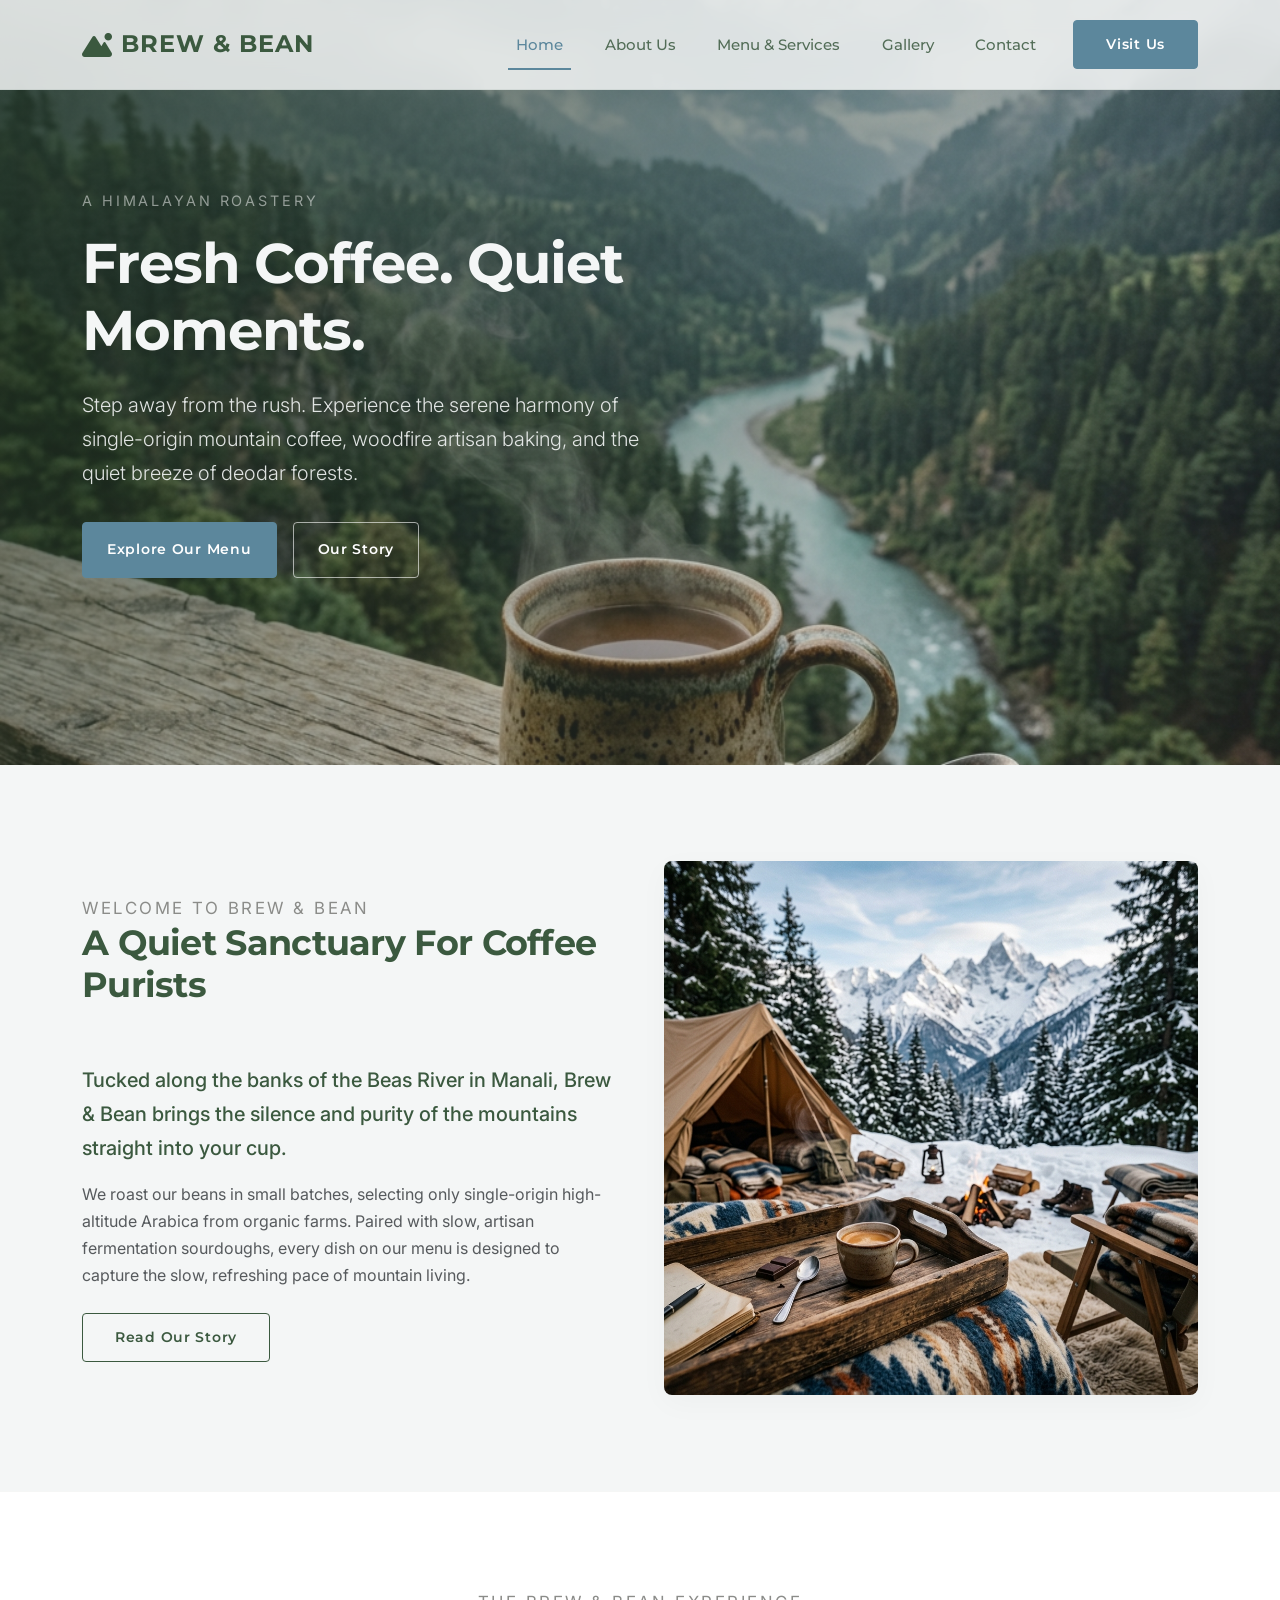
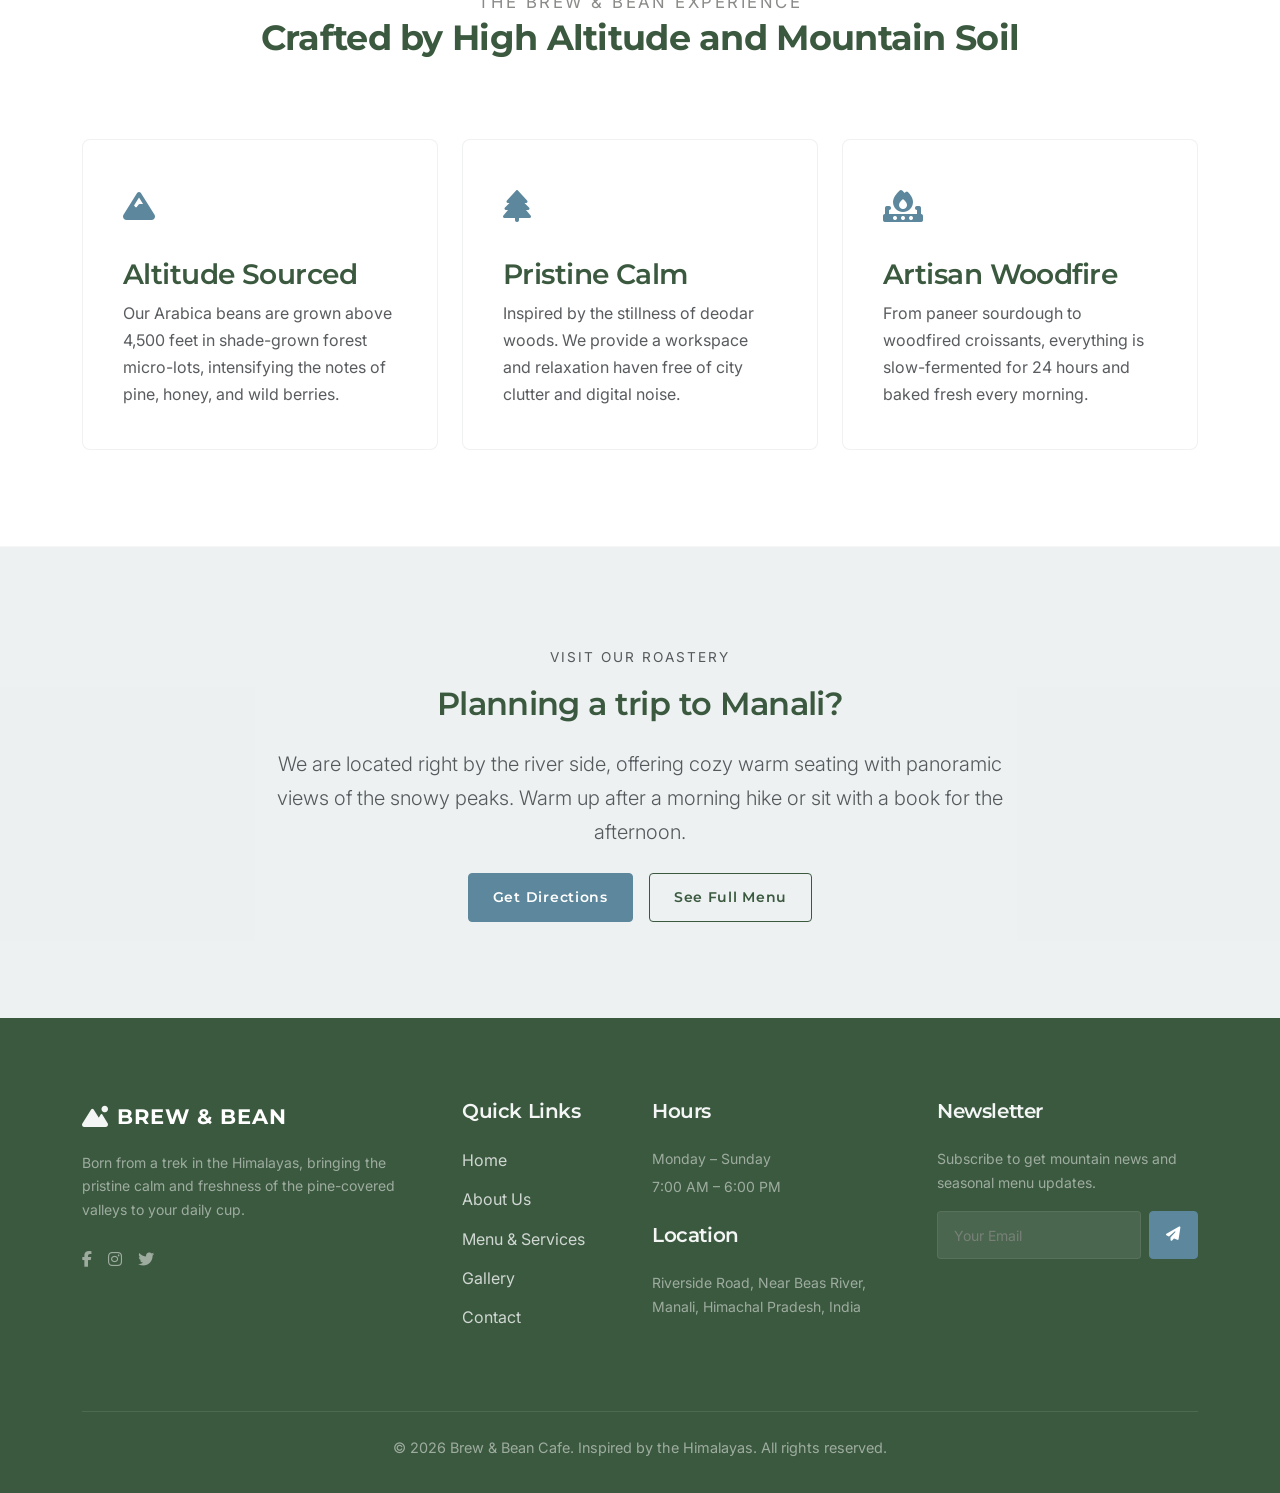
<file: index.html>
<!DOCTYPE html>
<html lang="en">
<head>
  <meta charset="UTF-8">
  <meta name="viewport" content="width=device-width, initial-scale=1.0">
  <title>Brew & Bean | Serene Himalayan Cafe in Manali</title>
  <meta name="description" content="Welcome to Brew & Bean, a premium mountain-themed cafe in Manali. Experience high-altitude single-origin Arabica, woodfire baked pastries, and serene nature vibes.">
  <!-- Bootstrap 5 CSS via CDN -->
  <link href="https://cdn.jsdelivr.net/npm/bootstrap@5.3.2/dist/css/bootstrap.min.css" rel="stylesheet" integrity="sha384-T3c6CoIi6uLrA9TneNEoa7RxnatzjcDSCmG1MXxSR1GAsXEV/Dwwykc2MPK8M2HN" crossorigin="anonymous">
  <!-- FontAwesome Icons for theme and contacts -->
  <link rel="stylesheet" href="https://cdnjs.cloudflare.com/ajax/libs/font-awesome/6.4.2/css/all.min.css" integrity="sha512-z3gLpd7yknf1YoNbCzqRKc4qyor8gaKU1qmn+CShxbuBusANI9QpRohGBreCFkKxLhei6S9CQXFEbbKuqLg0DA==" crossorigin="anonymous" referrerpolicy="no-referrer" />
  <!-- Custom CSS -->
  <link rel="stylesheet" href="styles.css">
</head>
<body>

  <!-- Header / Navigation -->
  <nav class="navbar navbar-expand-lg navbar-custom fixed-top" id="mainNavbar">
    <div class="container">
      <a class="navbar-brand d-flex align-items-center" href="index.html" id="brandLogo">
        <i class="fa-solid fa-mountain-sun me-2 text-success" style="color: var(--deodar-green) !important;"></i>
        <span>BREW & BEAN</span>
      </a>
      <button class="navbar-toggler" type="button" data-bs-toggle="collapse" data-bs-target="#navbarContent" aria-controls="navbarContent" aria-expanded="false" aria-label="Toggle navigation" id="navbarTogglerBtn">
        <span class="navbar-toggler-icon"></span>
      </button>
      <div class="collapse navbar-collapse" id="navbarContent">
        <ul class="navbar-nav ms-auto mb-2 mb-lg-0" id="navList">
          <li class="nav-item"><a class="nav-link" href="index.html" id="navHome">Home</a></li>
          <li class="nav-item"><a class="nav-link" href="about.html" id="navAbout">About Us</a></li>
          <li class="nav-item"><a class="nav-link" href="menu.html" id="navMenu">Menu & Services</a></li>
          <li class="nav-item"><a class="nav-link" href="gallery.html" id="navGallery">Gallery</a></li>
          <li class="nav-item"><a class="nav-link" href="contact.html" id="navContact">Contact</a></li>
        </ul>
        <div class="ms-lg-3">
          <a href="contact.html" class="btn btn-glacier btn-sm" id="navCtaBtn">Visit Us</a>
        </div>
      </div>
    </div>
  </nav>

  <!-- Hero Section -->
  <header class="hero-section" style="background-image: url('images/hero.png');" id="homeHero">
    <div class="hero-overlay"></div>
    <div class="container hero-content">
      <div class="row">
        <div class="col-lg-8 fade-in-up">
          <span class="d-inline-block text-uppercase letter-spacing-15 mb-3 text-white-50" style="font-size: 0.9rem; letter-spacing: 0.2em;">A Himalayan Roastery</span>
          <h1 id="heroHeadline">Fresh Coffee. Quiet Moments.</h1>
          <p id="heroSubtitle">Step away from the rush. Experience the serene harmony of single-origin mountain coffee, woodfire artisan baking, and the quiet breeze of deodar forests.</p>
          <div class="d-flex flex-wrap gap-3 mt-4">
            <a href="menu.html" class="btn btn-glacier px-4 py-3" id="heroCtaBtn">Explore Our Menu</a>
            <a href="about.html" class="btn btn-outline-deodar text-white border-white px-4 py-3" id="heroSecBtn" style="color: var(--white) !important; border-color: rgba(255,255,255,0.6) !important;">Our Story</a>
          </div>
        </div>
      </div>
    </div>
  </header>

  <!-- Welcome / Intro Section -->
  <main>
    <section class="section-padding" id="welcomeSection">
      <div class="container">
        <div class="row align-items-center g-5">
          <div class="col-lg-6">
            <div class="section-title">
              <span class="subtitle">Welcome to Brew & Bean</span>
              <h2>A Quiet Sanctuary For Coffee Purists</h2>
            </div>
            <p class="lead" style="color: var(--deodar-green); font-weight: 500;">Tucked along the banks of the Beas River in Manali, Brew & Bean brings the silence and purity of the mountains straight into your cup.</p>
            <p class="text-muted">We roast our beans in small batches, selecting only single-origin high-altitude Arabica from organic farms. Paired with slow, artisan fermentation sourdoughs, every dish on our menu is designed to capture the slow, refreshing pace of mountain living.</p>
            <div class="mt-4">
              <a href="about.html" class="btn btn-outline-deodar" id="welcomeReadMore">Read Our Story</a>
            </div>
          </div>
          <div class="col-lg-6">
            <div class="image-reveal">
              <img src="images/about_trek.png" alt="Steaming coffee overlooking Himalayan mountains" class="img-fluid" id="welcomeImg">
            </div>
          </div>
        </div>
      </div>
    </section>

    <!-- Features / Values Section -->
    <section class="section-padding bg-white" style="border-top: 1px solid rgba(59, 89, 63, 0.05); border-bottom: 1px solid rgba(59, 89, 63, 0.05);" id="featuresSection">
      <div class="container">
        <div class="section-title text-center">
          <span class="subtitle">The Brew & Bean Experience</span>
          <h2>Crafted by High Altitude and Mountain Soil</h2>
        </div>
        
        <div class="row g-4 mt-2">
          <!-- Card 1: Mountain Sourced -->
          <div class="col-md-4">
            <div class="mist-card" id="valueCard1">
              <div class="mist-card-icon">
                <i class="fa-solid fa-mountain"></i>
              </div>
              <h3>Altitude Sourced</h3>
              <p class="text-muted mb-0">Our Arabica beans are grown above 4,500 feet in shade-grown forest micro-lots, intensifying the notes of pine, honey, and wild berries.</p>
            </div>
          </div>
          
          <!-- Card 2: Serene Atmosphere -->
          <div class="col-md-4">
            <div class="mist-card" id="valueCard2">
              <div class="mist-card-icon">
                <i class="fa-solid fa-tree"></i>
              </div>
              <h3>Pristine Calm</h3>
              <p class="text-muted mb-0">Inspired by the stillness of deodar woods. We provide a workspace and relaxation haven free of city clutter and digital noise.</p>
            </div>
          </div>
          
          <!-- Card 3: Artisan Baking -->
          <div class="col-md-4">
            <div class="mist-card" id="valueCard3">
              <div class="mist-card-icon">
                <i class="fa-solid fa-fire-burner"></i>
              </div>
              <h3>Artisan Woodfire</h3>
              <p class="text-muted mb-0">From paneer sourdough to woodfired croissants, everything is slow-fermented for 24 hours and baked fresh every morning.</p>
            </div>
          </div>
        </div>
      </div>
    </section>

    <!-- Quick CTA Section -->
    <section class="section-padding text-center" id="quickCtaSection" style="background-color: rgba(92, 135, 156, 0.05);">
      <div class="container">
        <div class="row justify-content-center">
          <div class="col-lg-8 col-md-10">
            <span class="d-inline-block text-uppercase text-muted letter-spacing-15 mb-3" style="font-size: 0.85rem; letter-spacing: 0.15em;">Visit Our Roastery</span>
            <h2 class="mb-4">Planning a trip to Manali?</h2>
            <p class="text-muted mb-4 lead">We are located right by the river side, offering cozy warm seating with panoramic views of the snowy peaks. Warm up after a morning hike or sit with a book for the afternoon.</p>
            <div class="d-flex justify-content-center gap-3">
              <a href="contact.html" class="btn btn-glacier px-4" id="ctaContactBtn">Get Directions</a>
              <a href="menu.html" class="btn btn-outline-deodar px-4" id="ctaMenuBtn">See Full Menu</a>
            </div>
          </div>
        </div>
      </div>
    </section>
  </main>

  <!-- Footer -->
  <footer class="footer-custom" id="mainFooter">
    <div class="container">
      <div class="row g-4">
        <div class="col-lg-4 col-md-6">
          <div class="mb-4">
            <a class="d-flex align-items-center text-white mb-3" href="index.html" id="footerBrandLogo" style="font-family: 'Montserrat', sans-serif; font-weight: 700; font-size: 1.3rem; letter-spacing: 1px;">
              <i class="fa-solid fa-mountain-sun me-2" style="color: var(--morning-mist);"></i>
              <span>BREW & BEAN</span>
            </a>
            <p class="text-white-50 small pe-lg-4">Born from a trek in the Himalayas, bringing the pristine calm and freshness of the pine-covered valleys to your daily cup.</p>
          </div>
          <div class="d-flex gap-3">
            <a href="#" class="text-white-50" aria-label="Facebook" id="footerFbLink"><i class="fa-brands fa-facebook-f"></i></a>
            <a href="#" class="text-white-50" aria-label="Instagram" id="footerInstaLink"><i class="fa-brands fa-instagram"></i></a>
            <a href="#" class="text-white-50" aria-label="Twitter" id="footerTwitterLink"><i class="fa-brands fa-twitter"></i></a>
          </div>
        </div>
        <div class="col-lg-2 col-md-6">
          <h5>Quick Links</h5>
          <ul class="footer-links">
            <li><a href="index.html" id="footerLinkHome">Home</a></li>
            <li><a href="about.html" id="footerLinkAbout">About Us</a></li>
            <li><a href="menu.html" id="footerLinkMenu">Menu & Services</a></li>
            <li><a href="gallery.html" id="footerLinkGallery">Gallery</a></li>
            <li><a href="contact.html" id="footerLinkContact">Contact</a></li>
          </ul>
        </div>
        <div class="col-lg-3 col-md-6">
          <h5>Hours</h5>
          <p class="text-white-50 mb-1 small">Monday – Sunday</p>
          <p class="text-white-50 mb-4 small">7:00 AM – 6:00 PM</p>
          <h5>Location</h5>
          <p class="text-white-50 small mb-0">Riverside Road, Near Beas River,<br>Manali, Himachal Pradesh, India</p>
        </div>
        <div class="col-lg-3 col-md-6">
          <h5>Newsletter</h5>
          <p class="text-white-50 small mb-3">Subscribe to get mountain news and seasonal menu updates.</p>
          <form class="d-flex gap-2" id="newsletterForm" onsubmit="event.preventDefault(); alert('Subscribed successfully!');">
            <input type="email" class="form-control form-control-sm form-control-custom text-white" placeholder="Your Email" aria-label="Email Address" required id="newsletterEmailInput" style="background-color: rgba(255, 255, 255, 0.08); border-color: rgba(255, 255, 255, 0.15);">
            <button class="btn btn-glacier btn-sm py-2 px-3" type="submit" id="newsletterSubmitBtn"><i class="fa-solid fa-paper-plane"></i></button>
          </form>
        </div>
      </div>
      <div class="footer-bottom text-center text-white-50">
        <p class="mb-0">&copy; 2026 Brew & Bean Cafe. Inspired by the Himalayas. All rights reserved.</p>
      </div>
    </div>
  </footer>

  <!-- Bootstrap Bundle with Popper JS via CDN -->
  <script src="https://cdn.jsdelivr.net/npm/bootstrap@5.3.2/dist/js/bootstrap.bundle.min.js" integrity="sha384-C6RzsynM9kWDrMNeT87bh95OGNyZPhcTNXj1NW7RuBCsyN/o0jlpcV8Qyq46cDfL" crossorigin="anonymous"></script>
  <!-- Custom JS -->
  <script src="js/main.js"></script>
</body>
</html>
</file>
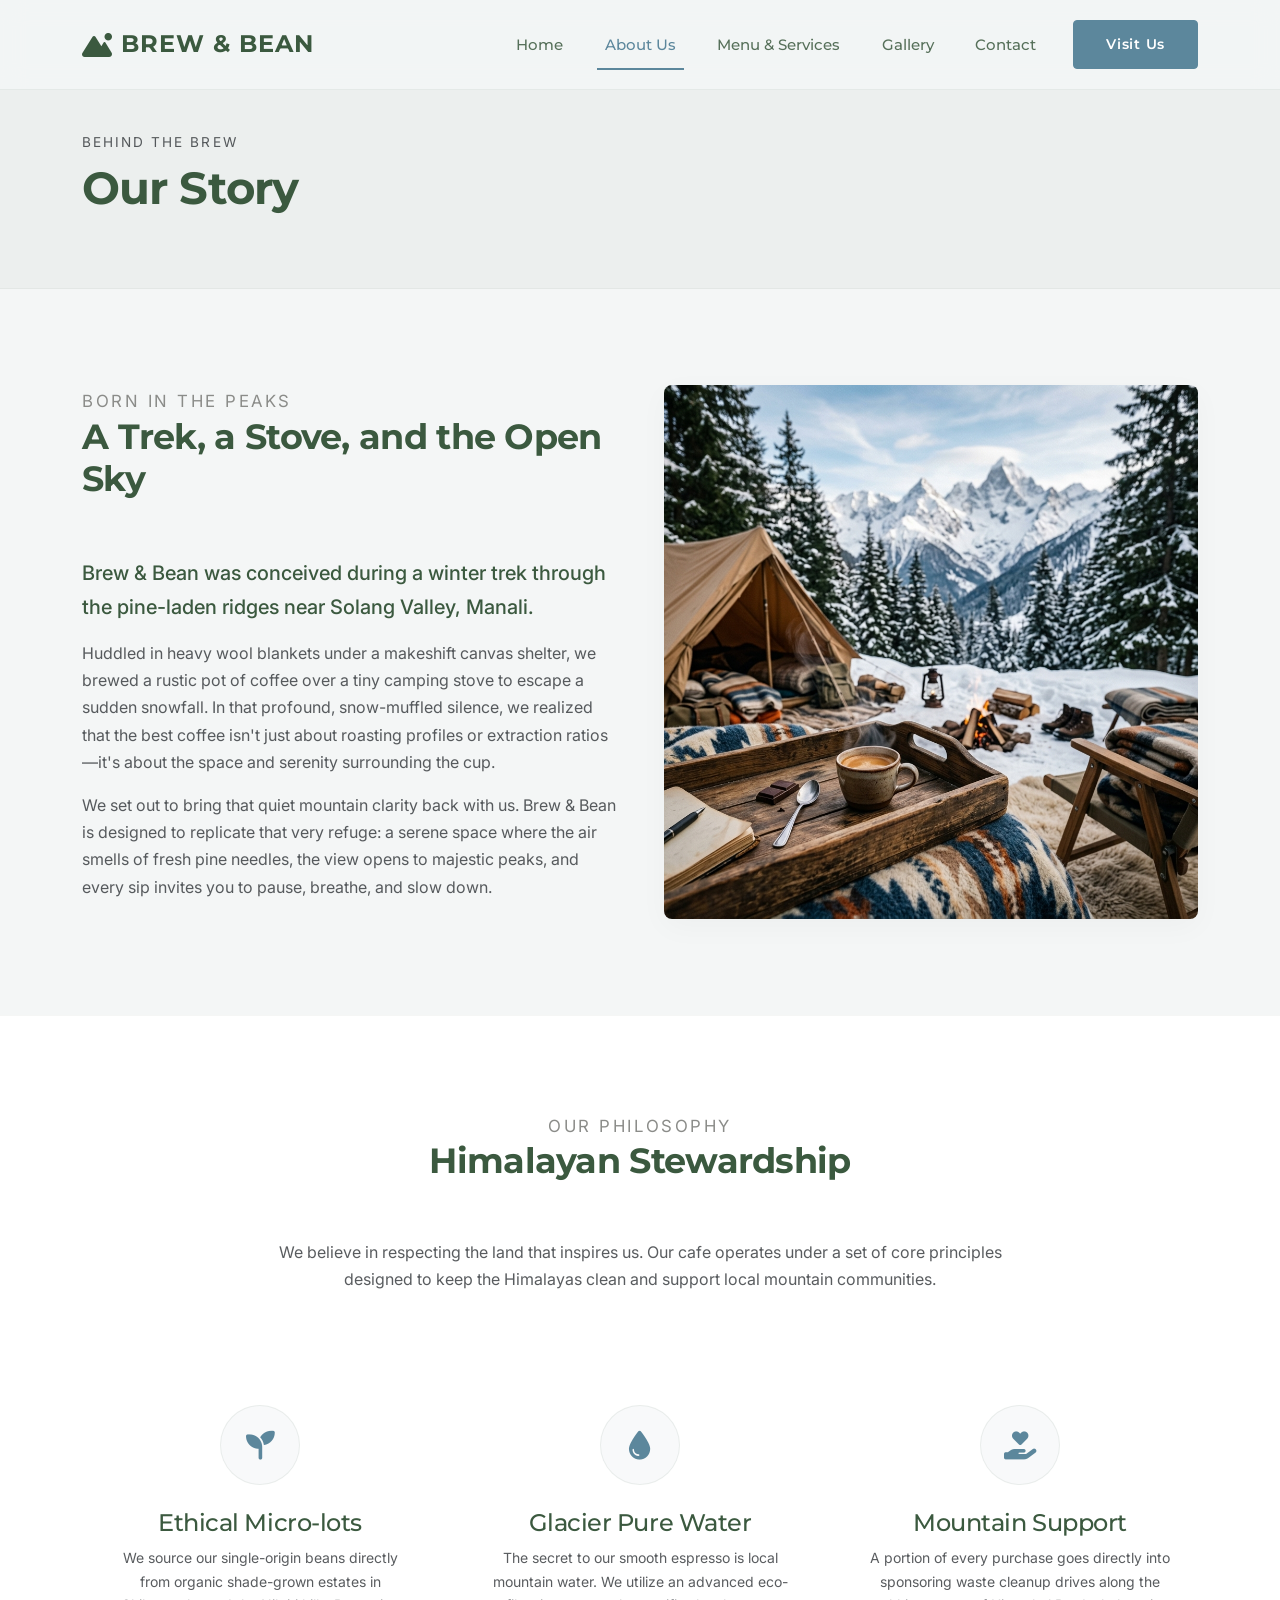
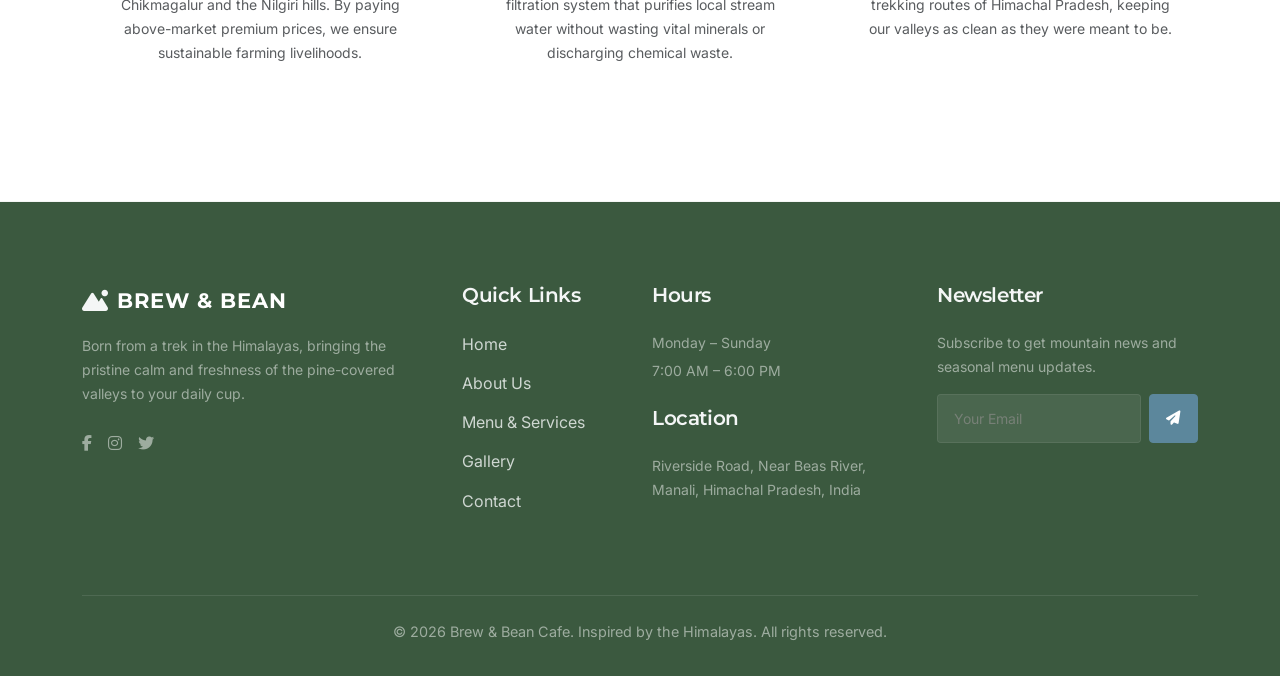
<file: about.html>
<!DOCTYPE html>
<html lang="en">
<head>
  <meta charset="UTF-8">
  <meta name="viewport" content="width=device-width, initial-scale=1.0">
  <title>Our Story | Brew & Bean Cafe</title>
  <meta name="description" content="Discover the story of Brew & Bean Cafe. Born from a winter trek in the Himalayas, we bring the serene calm and rich altitude-grown coffee of India's peaks to Manali.">
  <!-- Bootstrap 5 CSS via CDN -->
  <link href="https://cdn.jsdelivr.net/npm/bootstrap@5.3.2/dist/css/bootstrap.min.css" rel="stylesheet" integrity="sha384-T3c6CoIi6uLrA9TneNEoa7RxnatzjcDSCmG1MXxSR1GAsXEV/Dwwykc2MPK8M2HN" crossorigin="anonymous">
  <!-- FontAwesome Icons for theme and contacts -->
  <link rel="stylesheet" href="https://cdnjs.cloudflare.com/ajax/libs/font-awesome/6.4.2/css/all.min.css" integrity="sha512-z3gLpd7yknf1YoNbCzqRKc4qyor8gaKU1qmn+CShxbuBusANI9QpRohGBreCFkKxLhei6S9CQXFEbbKuqLg0DA==" crossorigin="anonymous" referrerpolicy="no-referrer" />
  <!-- Custom CSS -->
  <link rel="stylesheet" href="styles.css">
</head>
<body>

  <!-- Header / Navigation -->
  <nav class="navbar navbar-expand-lg navbar-custom fixed-top" id="mainNavbar">
    <div class="container">
      <a class="navbar-brand d-flex align-items-center" href="index.html" id="brandLogo">
        <i class="fa-solid fa-mountain-sun me-2 text-success" style="color: var(--deodar-green) !important;"></i>
        <span>BREW & BEAN</span>
      </a>
      <button class="navbar-toggler" type="button" data-bs-toggle="collapse" data-bs-target="#navbarContent" aria-controls="navbarContent" aria-expanded="false" aria-label="Toggle navigation" id="navbarTogglerBtn">
        <span class="navbar-toggler-icon"></span>
      </button>
      <div class="collapse navbar-collapse" id="navbarContent">
        <ul class="navbar-nav ms-auto mb-2 mb-lg-0" id="navList">
          <li class="nav-item"><a class="nav-link" href="index.html" id="navHome">Home</a></li>
          <li class="nav-item"><a class="nav-link" href="about.html" id="navAbout">About Us</a></li>
          <li class="nav-item"><a class="nav-link" href="menu.html" id="navMenu">Menu & Services</a></li>
          <li class="nav-item"><a class="nav-link" href="gallery.html" id="navGallery">Gallery</a></li>
          <li class="nav-item"><a class="nav-link" href="contact.html" id="navContact">Contact</a></li>
        </ul>
        <div class="ms-lg-3">
          <a href="contact.html" class="btn btn-glacier btn-sm" id="navCtaBtn">Visit Us</a>
        </div>
      </div>
    </div>
  </nav>

  <!-- Page Header -->
  <header class="page-header" id="aboutHeader">
    <div class="container">
      <div class="row align-items-center">
        <div class="col-12 fade-in-up">
          <span class="d-inline-block text-uppercase text-muted letter-spacing-15 mb-2" style="font-size: 0.85rem; letter-spacing: 0.15em;">Behind the Brew</span>
          <h1 id="aboutTitle">Our Story</h1>
        </div>
      </div>
    </div>
  </header>

  <!-- Main Narrative Section -->
  <main>
    <section class="section-padding" id="narrativeSection">
      <div class="container">
        <div class="row g-5 align-items-center">
          <div class="col-lg-6">
            <div class="section-title">
              <span class="subtitle">Born in the Peaks</span>
              <h2>A Trek, a Stove, and the Open Sky</h2>
            </div>
            <p class="lead" style="color: var(--deodar-green); font-weight: 500;">
              Brew & Bean was conceived during a winter trek through the pine-laden ridges near Solang Valley, Manali. 
            </p>
            <p class="text-muted">
              Huddled in heavy wool blankets under a makeshift canvas shelter, we brewed a rustic pot of coffee over a tiny camping stove to escape a sudden snowfall. In that profound, snow-muffled silence, we realized that the best coffee isn't just about roasting profiles or extraction ratios—it's about the space and serenity surrounding the cup.
            </p>
            <p class="text-muted">
              We set out to bring that quiet mountain clarity back with us. Brew & Bean is designed to replicate that very refuge: a serene space where the air smells of fresh pine needles, the view opens to majestic peaks, and every sip invites you to pause, breathe, and slow down.
            </p>
          </div>
          <div class="col-lg-6">
            <div class="image-reveal">
              <img src="images/about_trek.png" alt="A warm mug of coffee with snow-capped mountains in the background" class="img-fluid" id="narrativeImg">
            </div>
          </div>
        </div>
      </div>
    </section>

    <!-- Mountain Stewardship Section -->
    <section class="section-padding bg-white" style="border-top: 1px solid rgba(59, 89, 63, 0.05); border-bottom: 1px solid rgba(59, 89, 63, 0.05);" id="stewardshipSection">
      <div class="container">
        <div class="row justify-content-center text-center mb-5">
          <div class="col-lg-8">
            <div class="section-title">
              <span class="subtitle">Our Philosophy</span>
              <h2>Himalayan Stewardship</h2>
            </div>
            <p class="text-muted">We believe in respecting the land that inspires us. Our cafe operates under a set of core principles designed to keep the Himalayas clean and support local mountain communities.</p>
          </div>
        </div>
        
        <div class="row g-4 mt-2">
          <!-- Pillar 1 -->
          <div class="col-md-4">
            <div class="text-center p-4">
              <div class="d-inline-flex align-items-center justify-content-center bg-light rounded-circle mb-4" style="width: 80px; height: 80px; color: var(--glacier-blue); font-size: 1.8rem; border: 1px solid rgba(59, 89, 63, 0.08);">
                <i class="fa-solid fa-seedling"></i>
              </div>
              <h3 class="h4">Ethical Micro-lots</h3>
              <p class="text-muted small">We source our single-origin beans directly from organic shade-grown estates in Chikmagalur and the Nilgiri hills. By paying above-market premium prices, we ensure sustainable farming livelihoods.</p>
            </div>
          </div>
          
          <!-- Pillar 2 -->
          <div class="col-md-4">
            <div class="text-center p-4">
              <div class="d-inline-flex align-items-center justify-content-center bg-light rounded-circle mb-4" style="width: 80px; height: 80px; color: var(--glacier-blue); font-size: 1.8rem; border: 1px solid rgba(59, 89, 63, 0.08);">
                <i class="fa-solid fa-droplet"></i>
              </div>
              <h3 class="h4">Glacier Pure Water</h3>
              <p class="text-muted small">The secret to our smooth espresso is local mountain water. We utilize an advanced eco-filtration system that purifies local stream water without wasting vital minerals or discharging chemical waste.</p>
            </div>
          </div>
          
          <!-- Pillar 3 -->
          <div class="col-md-4">
            <div class="text-center p-4">
              <div class="d-inline-flex align-items-center justify-content-center bg-light rounded-circle mb-4" style="width: 80px; height: 80px; color: var(--glacier-blue); font-size: 1.8rem; border: 1px solid rgba(59, 89, 63, 0.08);">
                <i class="fa-solid fa-hand-holding-heart"></i>
              </div>
              <h3 class="h4">Mountain Support</h3>
              <p class="text-muted small">A portion of every purchase goes directly into sponsoring waste cleanup drives along the trekking routes of Himachal Pradesh, keeping our valleys as clean as they were meant to be.</p>
            </div>
          </div>
        </div>
      </div>
    </section>
  </main>

  <!-- Footer -->
  <footer class="footer-custom" id="mainFooter">
    <div class="container">
      <div class="row g-4">
        <div class="col-lg-4 col-md-6">
          <div class="mb-4">
            <a class="d-flex align-items-center text-white mb-3" href="index.html" id="footerBrandLogo" style="font-family: 'Montserrat', sans-serif; font-weight: 700; font-size: 1.3rem; letter-spacing: 1px;">
              <i class="fa-solid fa-mountain-sun me-2" style="color: var(--morning-mist);"></i>
              <span>BREW & BEAN</span>
            </a>
            <p class="text-white-50 small pe-lg-4">Born from a trek in the Himalayas, bringing the pristine calm and freshness of the pine-covered valleys to your daily cup.</p>
          </div>
          <div class="d-flex gap-3">
            <a href="#" class="text-white-50" aria-label="Facebook" id="footerFbLink"><i class="fa-brands fa-facebook-f"></i></a>
            <a href="#" class="text-white-50" aria-label="Instagram" id="footerInstaLink"><i class="fa-brands fa-instagram"></i></a>
            <a href="#" class="text-white-50" aria-label="Twitter" id="footerTwitterLink"><i class="fa-brands fa-twitter"></i></a>
          </div>
        </div>
        <div class="col-lg-2 col-md-6">
          <h5>Quick Links</h5>
          <ul class="footer-links">
            <li><a href="index.html" id="footerLinkHome">Home</a></li>
            <li><a href="about.html" id="footerLinkAbout">About Us</a></li>
            <li><a href="menu.html" id="footerLinkMenu">Menu & Services</a></li>
            <li><a href="gallery.html" id="footerLinkGallery">Gallery</a></li>
            <li><a href="contact.html" id="footerLinkContact">Contact</a></li>
          </ul>
        </div>
        <div class="col-lg-3 col-md-6">
          <h5>Hours</h5>
          <p class="text-white-50 mb-1 small">Monday – Sunday</p>
          <p class="text-white-50 mb-4 small">7:00 AM – 6:00 PM</p>
          <h5>Location</h5>
          <p class="text-white-50 small mb-0">Riverside Road, Near Beas River,<br>Manali, Himachal Pradesh, India</p>
        </div>
        <div class="col-lg-3 col-md-6">
          <h5>Newsletter</h5>
          <p class="text-white-50 small mb-3">Subscribe to get mountain news and seasonal menu updates.</p>
          <form class="d-flex gap-2" id="newsletterForm" onsubmit="event.preventDefault(); alert('Subscribed successfully!');">
            <input type="email" class="form-control form-control-sm form-control-custom text-white" placeholder="Your Email" aria-label="Email Address" required id="newsletterEmailInput" style="background-color: rgba(255, 255, 255, 0.08); border-color: rgba(255, 255, 255, 0.15);">
            <button class="btn btn-glacier btn-sm py-2 px-3" type="submit" id="newsletterSubmitBtn"><i class="fa-solid fa-paper-plane"></i></button>
          </form>
        </div>
      </div>
      <div class="footer-bottom text-center text-white-50">
        <p class="mb-0">&copy; 2026 Brew & Bean Cafe. Inspired by the Himalayas. All rights reserved.</p>
      </div>
    </div>
  </footer>

  <!-- Bootstrap Bundle with Popper JS via CDN -->
  <script src="https://cdn.jsdelivr.net/npm/bootstrap@5.3.2/dist/js/bootstrap.bundle.min.js" integrity="sha384-C6RzsynM9kWDrMNeT87bh95OGNyZPhcTNXj1NW7RuBCsyN/o0jlpcV8Qyq46cDfL" crossorigin="anonymous"></script>
  <!-- Custom JS -->
  <script src="js/main.js"></script>
</body>
</html>
</file>
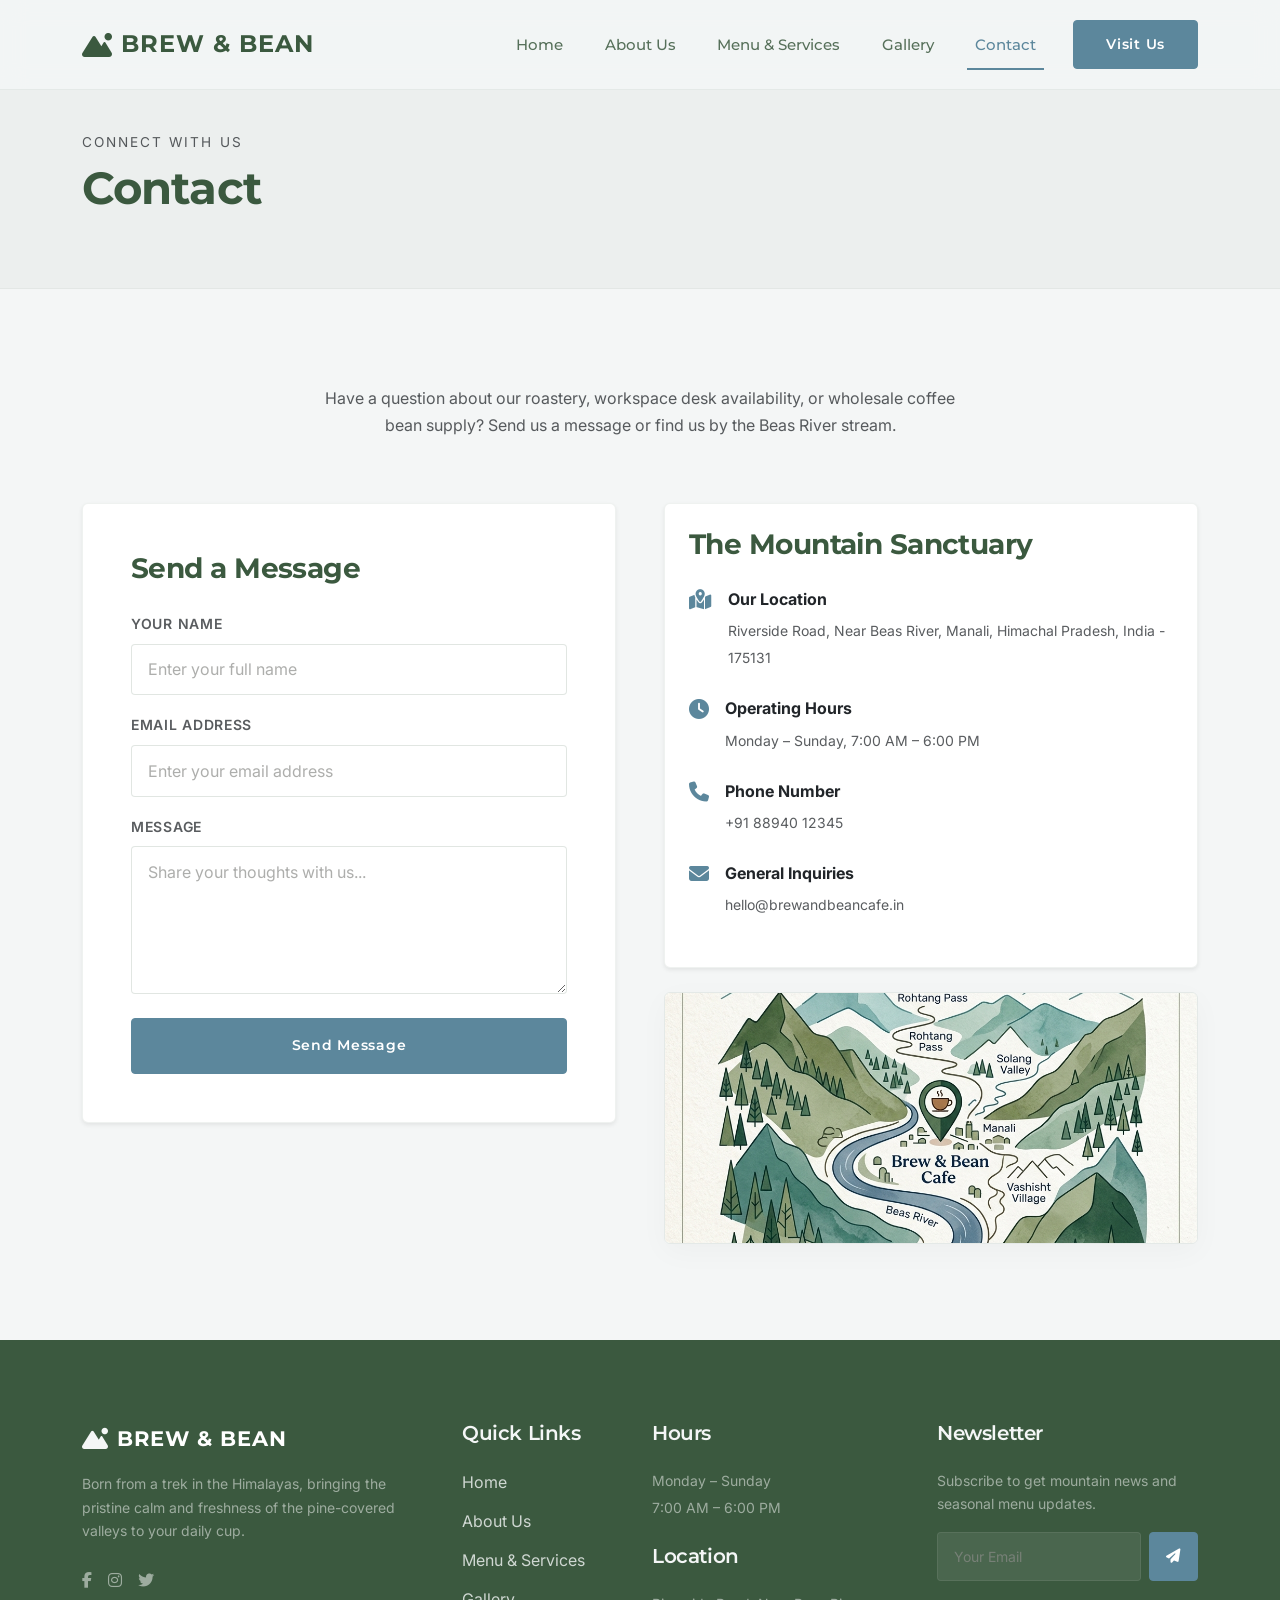
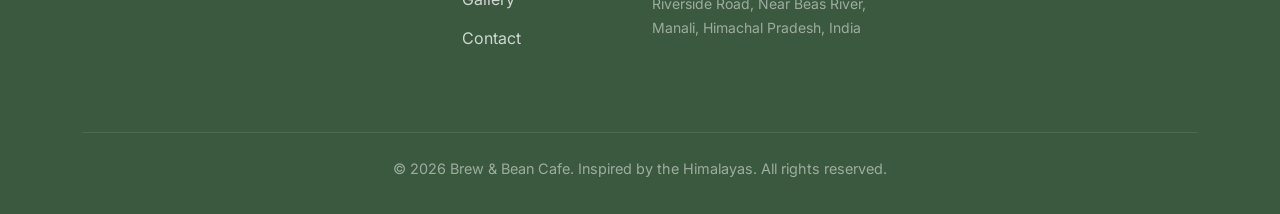
<file: contact.html>
<!DOCTYPE html>
<html lang="en">
<head>
  <meta charset="UTF-8">
  <meta name="viewport" content="width=device-width, initial-scale=1.0">
  <title>Contact Us | Brew & Bean Cafe</title>
  <meta name="description" content="Get in touch with Brew & Bean Cafe in Manali. Find our location on Riverside Road, view our operating hours, or send us a message through our contact form.">
  <!-- Bootstrap 5 CSS via CDN -->
  <link href="https://cdn.jsdelivr.net/npm/bootstrap@5.3.2/dist/css/bootstrap.min.css" rel="stylesheet" integrity="sha384-T3c6CoIi6uLrA9TneNEoa7RxnatzjcDSCmG1MXxSR1GAsXEV/Dwwykc2MPK8M2HN" crossorigin="anonymous">
  <!-- FontAwesome Icons for theme and contacts -->
  <link rel="stylesheet" href="https://cdnjs.cloudflare.com/ajax/libs/font-awesome/6.4.2/css/all.min.css" integrity="sha512-z3gLpd7yknf1YoNbCzqRKc4qyor8gaKU1qmn+CShxbuBusANI9QpRohGBreCFkKxLhei6S9CQXFEbbKuqLg0DA==" crossorigin="anonymous" referrerpolicy="no-referrer" />
  <!-- Custom CSS -->
  <link rel="stylesheet" href="styles.css">
</head>
<body>

  <!-- Header / Navigation -->
  <nav class="navbar navbar-expand-lg navbar-custom fixed-top" id="mainNavbar">
    <div class="container">
      <a class="navbar-brand d-flex align-items-center" href="index.html" id="brandLogo">
        <i class="fa-solid fa-mountain-sun me-2 text-success" style="color: var(--deodar-green) !important;"></i>
        <span>BREW & BEAN</span>
      </a>
      <button class="navbar-toggler" type="button" data-bs-toggle="collapse" data-bs-target="#navbarContent" aria-controls="navbarContent" aria-expanded="false" aria-label="Toggle navigation" id="navbarTogglerBtn">
        <span class="navbar-toggler-icon"></span>
      </button>
      <div class="collapse navbar-collapse" id="navbarContent">
        <ul class="navbar-nav ms-auto mb-2 mb-lg-0" id="navList">
          <li class="nav-item"><a class="nav-link" href="index.html" id="navHome">Home</a></li>
          <li class="nav-item"><a class="nav-link" href="about.html" id="navAbout">About Us</a></li>
          <li class="nav-item"><a class="nav-link" href="menu.html" id="navMenu">Menu & Services</a></li>
          <li class="nav-item"><a class="nav-link" href="gallery.html" id="navGallery">Gallery</a></li>
          <li class="nav-item"><a class="nav-link" href="contact.html" id="navContact">Contact</a></li>
        </ul>
        <div class="ms-lg-3">
          <a href="contact.html" class="btn btn-glacier btn-sm" id="navCtaBtn">Visit Us</a>
        </div>
      </div>
    </div>
  </nav>

  <!-- Page Header -->
  <header class="page-header" id="contactHeader">
    <div class="container">
      <div class="row align-items-center">
        <div class="col-12 fade-in-up">
          <span class="d-inline-block text-uppercase text-muted letter-spacing-15 mb-2" style="font-size: 0.85rem; letter-spacing: 0.15em;">Connect With Us</span>
          <h1 id="contactTitle">Contact</h1>
        </div>
      </div>
    </div>
  </header>

  <!-- Contact Section Content -->
  <main>
    <section class="section-padding" id="contactContentSection">
      <div class="container">
        
        <div class="row justify-content-center text-center mb-5">
          <div class="col-lg-7">
            <p class="text-muted">Have a question about our roastery, workspace desk availability, or wholesale coffee bean supply? Send us a message or find us by the Beas River stream.</p>
          </div>
        </div>

        <div class="row g-5">
          <!-- Column 1: Contact Form -->
          <div class="col-lg-6">
            <div class="bg-white p-4 p-md-5 rounded shadow-sm border" style="border-color: rgba(59, 89, 63, 0.08) !important;">
              <h2 class="h3 mb-4" id="formHeader" style="font-weight: 700;">Send a Message</h2>
              
              <form id="contactForm" novalidate>
                <!-- Name -->
                <div class="mb-3">
                  <label for="contactName" class="form-label small text-muted text-uppercase fw-semibold" style="letter-spacing: 0.05em;">Your Name</label>
                  <input type="text" class="form-control form-control-custom" id="contactName" placeholder="Enter your full name" required>
                </div>
                
                <!-- Email -->
                <div class="mb-3">
                  <label for="contactEmail" class="form-label small text-muted text-uppercase fw-semibold" style="letter-spacing: 0.05em;">Email Address</label>
                  <input type="email" class="form-control form-control-custom" id="contactEmail" placeholder="Enter your email address" required>
                </div>
                
                <!-- Message -->
                <div class="mb-4">
                  <label for="contactMessage" class="form-label small text-muted text-uppercase fw-semibold" style="letter-spacing: 0.05em;">Message</label>
                  <textarea class="form-control form-control-custom" id="contactMessage" rows="5" placeholder="Share your thoughts with us..." required></textarea>
                </div>
                
                <!-- Submit -->
                <div class="d-grid">
                  <button type="submit" class="btn btn-glacier py-3" id="contactSubmitBtn">Send Message</button>
                </div>
              </form>
              
            </div>
          </div>

          <!-- Column 2: Contact Info and Map -->
          <div class="col-lg-6">
            <div class="h-100 d-flex flex-column justify-content-between">
              
              <!-- Contact Details -->
              <div class="mb-4 bg-white p-4 rounded shadow-sm border" style="border-color: rgba(59, 89, 63, 0.08) !important;">
                <h2 class="h3 mb-4" id="detailsHeader" style="font-weight: 700;">The Mountain Sanctuary</h2>
                
                <ul class="contact-info-list" id="contactDetailsList">
                  <li id="detailAddress">
                    <i class="fa-solid fa-map-location-dot"></i>
                    <div>
                      <strong class="d-block text-dark mb-1">Our Location</strong>
                      <span class="text-muted small">Riverside Road, Near Beas River, Manali, Himachal Pradesh, India - 175131</span>
                    </div>
                  </li>
                  
                  <li id="detailHours">
                    <i class="fa-solid fa-clock"></i>
                    <div>
                      <strong class="d-block text-dark mb-1">Operating Hours</strong>
                      <span class="text-muted small">Monday – Sunday, 7:00 AM – 6:00 PM</span>
                    </div>
                  </li>
                  
                  <li id="detailPhone">
                    <i class="fa-solid fa-phone"></i>
                    <div>
                      <strong class="d-block text-dark mb-1">Phone Number</strong>
                      <span class="text-muted small">+91 88940 12345</span>
                    </div>
                  </li>

                  <li id="detailEmail">
                    <i class="fa-solid fa-envelope"></i>
                    <div>
                      <strong class="d-block text-dark mb-1">General Inquiries</strong>
                      <span class="text-muted small">hello@brewandbeancafe.in</span>
                    </div>
                  </li>
                </ul>
              </div>

              <!-- Map Placeholder -->
              <div class="image-reveal border rounded" style="border-color: rgba(59, 89, 63, 0.08) !important;" id="mapWrapper">
                <img src="images/map_location.png" alt="Stylized illustrated map of Manali showing Brew & Bean cafe location" class="img-fluid w-100" id="locationMapImg" style="max-height: 250px; object-fit: cover;">
              </div>
              
            </div>
          </div>
        </div>
        
      </div>
    </section>
  </main>

  <!-- Footer -->
  <footer class="footer-custom" id="mainFooter">
    <div class="container">
      <div class="row g-4">
        <div class="col-lg-4 col-md-6">
          <div class="mb-4">
            <a class="d-flex align-items-center text-white mb-3" href="index.html" id="footerBrandLogo" style="font-family: 'Montserrat', sans-serif; font-weight: 700; font-size: 1.3rem; letter-spacing: 1px;">
              <i class="fa-solid fa-mountain-sun me-2" style="color: var(--morning-mist);"></i>
              <span>BREW & BEAN</span>
            </a>
            <p class="text-white-50 small pe-lg-4">Born from a trek in the Himalayas, bringing the pristine calm and freshness of the pine-covered valleys to your daily cup.</p>
          </div>
          <div class="d-flex gap-3">
            <a href="#" class="text-white-50" aria-label="Facebook" id="footerFbLink"><i class="fa-brands fa-facebook-f"></i></a>
            <a href="#" class="text-white-50" aria-label="Instagram" id="footerInstaLink"><i class="fa-brands fa-instagram"></i></a>
            <a href="#" class="text-white-50" aria-label="Twitter" id="footerTwitterLink"><i class="fa-brands fa-twitter"></i></a>
          </div>
        </div>
        <div class="col-lg-2 col-md-6">
          <h5>Quick Links</h5>
          <ul class="footer-links">
            <li><a href="index.html" id="footerLinkHome">Home</a></li>
            <li><a href="about.html" id="footerLinkAbout">About Us</a></li>
            <li><a href="menu.html" id="footerLinkMenu">Menu & Services</a></li>
            <li><a href="gallery.html" id="footerLinkGallery">Gallery</a></li>
            <li><a href="contact.html" id="footerLinkContact">Contact</a></li>
          </ul>
        </div>
        <div class="col-lg-3 col-md-6">
          <h5>Hours</h5>
          <p class="text-white-50 mb-1 small">Monday – Sunday</p>
          <p class="text-white-50 mb-4 small">7:00 AM – 6:00 PM</p>
          <h5>Location</h5>
          <p class="text-white-50 small mb-0">Riverside Road, Near Beas River,<br>Manali, Himachal Pradesh, India</p>
        </div>
        <div class="col-lg-3 col-md-6">
          <h5>Newsletter</h5>
          <p class="text-white-50 small mb-3">Subscribe to get mountain news and seasonal menu updates.</p>
          <form class="d-flex gap-2" id="newsletterForm" onsubmit="event.preventDefault(); alert('Subscribed successfully!');">
            <input type="email" class="form-control form-control-sm form-control-custom text-white" placeholder="Your Email" aria-label="Email Address" required id="newsletterEmailInput" style="background-color: rgba(255, 255, 255, 0.08); border-color: rgba(255, 255, 255, 0.15);">
            <button class="btn btn-glacier btn-sm py-2 px-3" type="submit" id="newsletterSubmitBtn"><i class="fa-solid fa-paper-plane"></i></button>
          </form>
        </div>
      </div>
      <div class="footer-bottom text-center text-white-50">
        <p class="mb-0">&copy; 2026 Brew & Bean Cafe. Inspired by the Himalayas. All rights reserved.</p>
      </div>
    </div>
  </footer>

  <!-- Bootstrap Bundle with Popper JS via CDN -->
  <script src="https://cdn.jsdelivr.net/npm/bootstrap@5.3.2/dist/js/bootstrap.bundle.min.js" integrity="sha384-C6RzsynM9kWDrMNeT87bh95OGNyZPhcTNXj1NW7RuBCsyN/o0jlpcV8Qyq46cDfL" crossorigin="anonymous"></script>
  <!-- Custom JS -->
  <script src="js/main.js"></script>
</body>
</html>
</file>
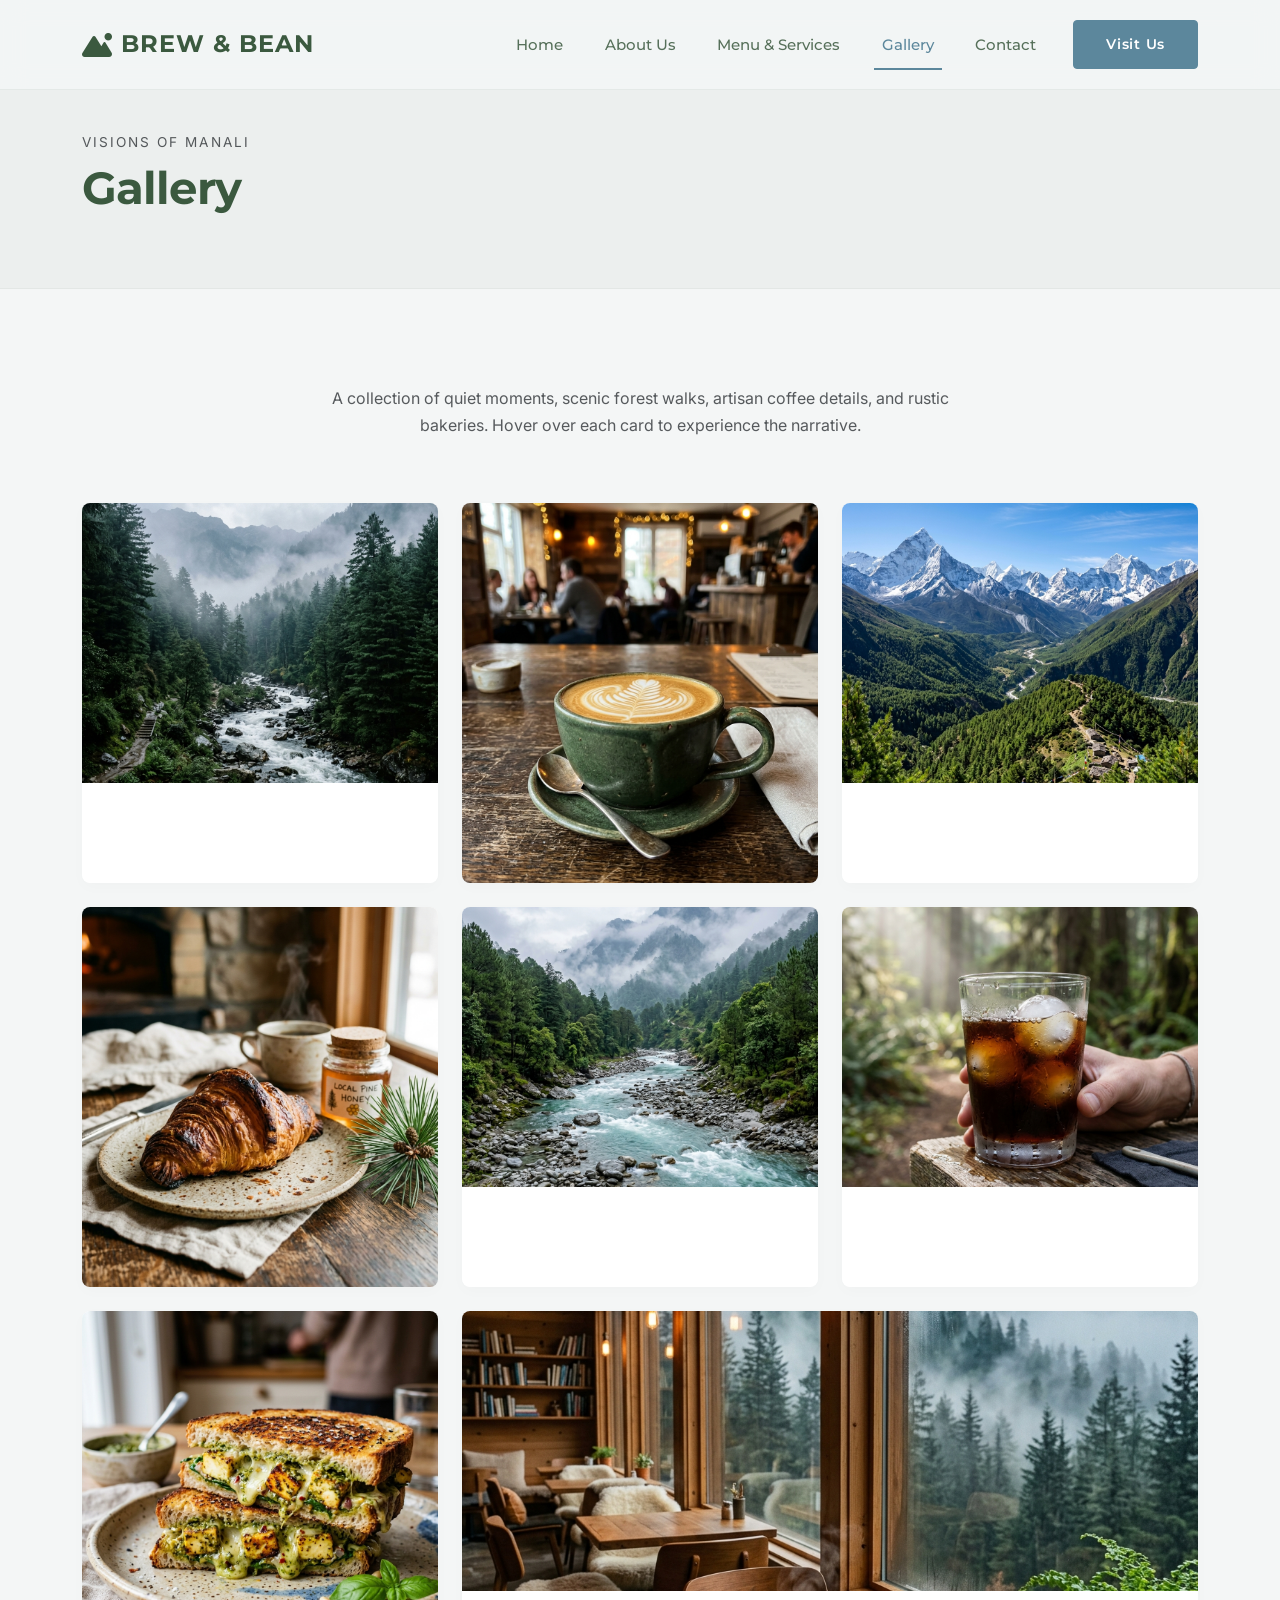
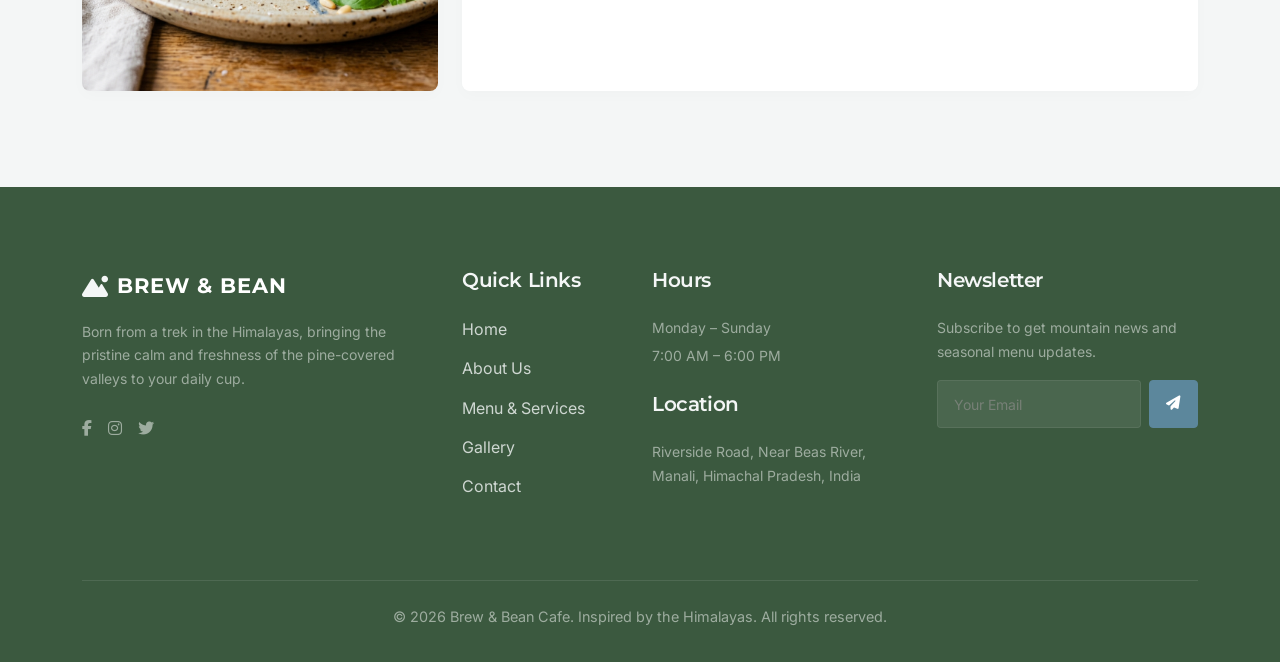
<file: gallery.html>
<!DOCTYPE html>
<html lang="en">
<head>
  <meta charset="UTF-8">
  <meta name="viewport" content="width=device-width, initial-scale=1.0">
  <title>Gallery | Brew & Bean Cafe</title>
  <meta name="description" content="View the Brew & Bean gallery. Step inside our serene Manali cafe and see the breathtaking Himalayan scenery, artisan coffees, and rustic baking.">
  <!-- Bootstrap 5 CSS via CDN -->
  <link href="https://cdn.jsdelivr.net/npm/bootstrap@5.3.2/dist/css/bootstrap.min.css" rel="stylesheet" integrity="sha384-T3c6CoIi6uLrA9TneNEoa7RxnatzjcDSCmG1MXxSR1GAsXEV/Dwwykc2MPK8M2HN" crossorigin="anonymous">
  <!-- FontAwesome Icons for theme and contacts -->
  <link rel="stylesheet" href="https://cdnjs.cloudflare.com/ajax/libs/font-awesome/6.4.2/css/all.min.css" integrity="sha512-z3gLpd7yknf1YoNbCzqRKc4qyor8gaKU1qmn+CShxbuBusANI9QpRohGBreCFkKxLhei6S9CQXFEbbKuqLg0DA==" crossorigin="anonymous" referrerpolicy="no-referrer" />
  <!-- Custom CSS -->
  <link rel="stylesheet" href="styles.css">
</head>
<body>

  <!-- Header / Navigation -->
  <nav class="navbar navbar-expand-lg navbar-custom fixed-top" id="mainNavbar">
    <div class="container">
      <a class="navbar-brand d-flex align-items-center" href="index.html" id="brandLogo">
        <i class="fa-solid fa-mountain-sun me-2 text-success" style="color: var(--deodar-green) !important;"></i>
        <span>BREW & BEAN</span>
      </a>
      <button class="navbar-toggler" type="button" data-bs-toggle="collapse" data-bs-target="#navbarContent" aria-controls="navbarContent" aria-expanded="false" aria-label="Toggle navigation" id="navbarTogglerBtn">
        <span class="navbar-toggler-icon"></span>
      </button>
      <div class="collapse navbar-collapse" id="navbarContent">
        <ul class="navbar-nav ms-auto mb-2 mb-lg-0" id="navList">
          <li class="nav-item"><a class="nav-link" href="index.html" id="navHome">Home</a></li>
          <li class="nav-item"><a class="nav-link" href="about.html" id="navAbout">About Us</a></li>
          <li class="nav-item"><a class="nav-link" href="menu.html" id="navMenu">Menu & Services</a></li>
          <li class="nav-item"><a class="nav-link" href="gallery.html" id="navGallery">Gallery</a></li>
          <li class="nav-item"><a class="nav-link" href="contact.html" id="navContact">Contact</a></li>
        </ul>
        <div class="ms-lg-3">
          <a href="contact.html" class="btn btn-glacier btn-sm" id="navCtaBtn">Visit Us</a>
        </div>
      </div>
    </div>
  </nav>

  <!-- Page Header -->
  <header class="page-header" id="galleryHeader">
    <div class="container">
      <div class="row align-items-center">
        <div class="col-12 fade-in-up">
          <span class="d-inline-block text-uppercase text-muted letter-spacing-15 mb-2" style="font-size: 0.85rem; letter-spacing: 0.15em;">Visions of Manali</span>
          <h1 id="galleryTitle">Gallery</h1>
        </div>
      </div>
    </div>
  </header>

  <!-- Gallery Section -->
  <main>
    <section class="section-padding" id="galleryContentSection">
      <div class="container">
        
        <div class="row justify-content-center text-center mb-5">
          <div class="col-lg-7">
            <p class="text-muted">A collection of quiet moments, scenic forest walks, artisan coffee details, and rustic bakeries. Hover over each card to experience the narrative.</p>
          </div>
        </div>

        <div class="masonry-grid" id="galleryGrid">
          <!-- Item 1: Forest Landscape -->
          <div class="gallery-item" id="galleryItem1">
            <img src="images/gallery_pines.png" alt="Misty forest and river in Manali valley">
            <div class="gallery-overlay">
              <h5>Misty Pine Valley</h5>
              <p>The pristine green forests that shelter our mountain cafe.</p>
            </div>
          </div>

          <!-- Item 2: Coffee Latte (Tall) -->
          <div class="gallery-item tall" id="galleryItem2">
            <img src="images/gallery_latte.png" alt="Pouring hot latte art in a ceramic cup">
            <div class="gallery-overlay">
              <h5>Artisan Pour-Over</h5>
              <p>Intricate leaf-art poured over shade-grown micro-lot espresso.</p>
            </div>
          </div>

          <!-- Item 3: Mountain Landscape -->
          <div class="gallery-item" id="galleryItem3">
            <img src="images/gallery_peaks.png" alt="Majestic snow peaks of the Himalayas">
            <div class="gallery-overlay">
              <h5>Solang Peak Vista</h5>
              <p>The daily view that keeps us grounded and inspired.</p>
            </div>
          </div>

          <!-- Item 4: Food Croissant (Tall) -->
          <div class="gallery-item tall" id="galleryItem4">
            <img src="images/gallery_croissant.png" alt="Rustic flaky croissant on plate">
            <div class="gallery-overlay">
              <h5>Hearth Croissant</h5>
              <p>Slow baked with grass-fed butter in our woodfire oven.</p>
            </div>
          </div>

          <!-- Item 5: River Landscape -->
          <div class="gallery-item" id="galleryItem5">
            <img src="images/gallery_river.png" alt="Turquoise mountain stream flowing over pebbles">
            <div class="gallery-overlay">
              <h5>Beas River Rushes</h5>
              <p>The glacial river flowing just yards from our cozy cafe deck.</p>
            </div>
          </div>

          <!-- Item 6: Cold Brew Coffee -->
          <div class="gallery-item" id="galleryItem6">
            <img src="images/gallery_coldbrew.png" alt="Glacier cold brew coffee in a glass with ice">
            <div class="gallery-overlay">
              <h5>Glacier Cold Brew</h5>
              <p>Dripped slow for 18 hours over frozen spring ice.</p>
            </div>
          </div>

          <!-- Item 7: Food Sourdough (Tall) -->
          <div class="gallery-item tall" id="galleryItem7">
            <img src="images/gallery_sourdough.png" alt="Grilled pesto paneer sourdough sandwich cut in half">
            <div class="gallery-overlay">
              <h5>Pesto Paneer Sourdough</h5>
              <p>House-fermented, loaded with fresh organic paneer and basil.</p>
            </div>
          </div>

          <!-- Item 8: Cafe Interior (Wide) -->
          <div class="gallery-item wide" id="galleryItem8">
            <img src="images/gallery_cozy.png" alt="Cozy cafe window view of mountains">
            <div class="gallery-overlay">
              <h5>The Riverbank Room</h5>
              <p>Our quiet library corner overlooking the misty pine forests.</p>
            </div>
          </div>
        </div>
        
      </div>
    </section>
  </main>

  <!-- Footer -->
  <footer class="footer-custom" id="mainFooter">
    <div class="container">
      <div class="row g-4">
        <div class="col-lg-4 col-md-6">
          <div class="mb-4">
            <a class="d-flex align-items-center text-white mb-3" href="index.html" id="footerBrandLogo" style="font-family: 'Montserrat', sans-serif; font-weight: 700; font-size: 1.3rem; letter-spacing: 1px;">
              <i class="fa-solid fa-mountain-sun me-2" style="color: var(--morning-mist);"></i>
              <span>BREW & BEAN</span>
            </a>
            <p class="text-white-50 small pe-lg-4">Born from a trek in the Himalayas, bringing the pristine calm and freshness of the pine-covered valleys to your daily cup.</p>
          </div>
          <div class="d-flex gap-3">
            <a href="#" class="text-white-50" aria-label="Facebook" id="footerFbLink"><i class="fa-brands fa-facebook-f"></i></a>
            <a href="#" class="text-white-50" aria-label="Instagram" id="footerInstaLink"><i class="fa-brands fa-instagram"></i></a>
            <a href="#" class="text-white-50" aria-label="Twitter" id="footerTwitterLink"><i class="fa-brands fa-twitter"></i></a>
          </div>
        </div>
        <div class="col-lg-2 col-md-6">
          <h5>Quick Links</h5>
          <ul class="footer-links">
            <li><a href="index.html" id="footerLinkHome">Home</a></li>
            <li><a href="about.html" id="footerLinkAbout">About Us</a></li>
            <li><a href="menu.html" id="footerLinkMenu">Menu & Services</a></li>
            <li><a href="gallery.html" id="footerLinkGallery">Gallery</a></li>
            <li><a href="contact.html" id="footerLinkContact">Contact</a></li>
          </ul>
        </div>
        <div class="col-lg-3 col-md-6">
          <h5>Hours</h5>
          <p class="text-white-50 mb-1 small">Monday – Sunday</p>
          <p class="text-white-50 mb-4 small">7:00 AM – 6:00 PM</p>
          <h5>Location</h5>
          <p class="text-white-50 small mb-0">Riverside Road, Near Beas River,<br>Manali, Himachal Pradesh, India</p>
        </div>
        <div class="col-lg-3 col-md-6">
          <h5>Newsletter</h5>
          <p class="text-white-50 small mb-3">Subscribe to get mountain news and seasonal menu updates.</p>
          <form class="d-flex gap-2" id="newsletterForm" onsubmit="event.preventDefault(); alert('Subscribed successfully!');">
            <input type="email" class="form-control form-control-sm form-control-custom text-white" placeholder="Your Email" aria-label="Email Address" required id="newsletterEmailInput" style="background-color: rgba(255, 255, 255, 0.08); border-color: rgba(255, 255, 255, 0.15);">
            <button class="btn btn-glacier btn-sm py-2 px-3" type="submit" id="newsletterSubmitBtn"><i class="fa-solid fa-paper-plane"></i></button>
          </form>
        </div>
      </div>
      <div class="footer-bottom text-center text-white-50">
        <p class="mb-0">&copy; 2026 Brew & Bean Cafe. Inspired by the Himalayas. All rights reserved.</p>
      </div>
    </div>
  </footer>

  <!-- Bootstrap Bundle with Popper JS via CDN -->
  <script src="https://cdn.jsdelivr.net/npm/bootstrap@5.3.2/dist/js/bootstrap.bundle.min.js" integrity="sha384-C6RzsynM9kWDrMNeT87bh95OGNyZPhcTNXj1NW7RuBCsyN/o0jlpcV8Qyq46cDfL" crossorigin="anonymous"></script>
  <!-- Custom JS -->
  <script src="js/main.js"></script>
</body>
</html>
</file>
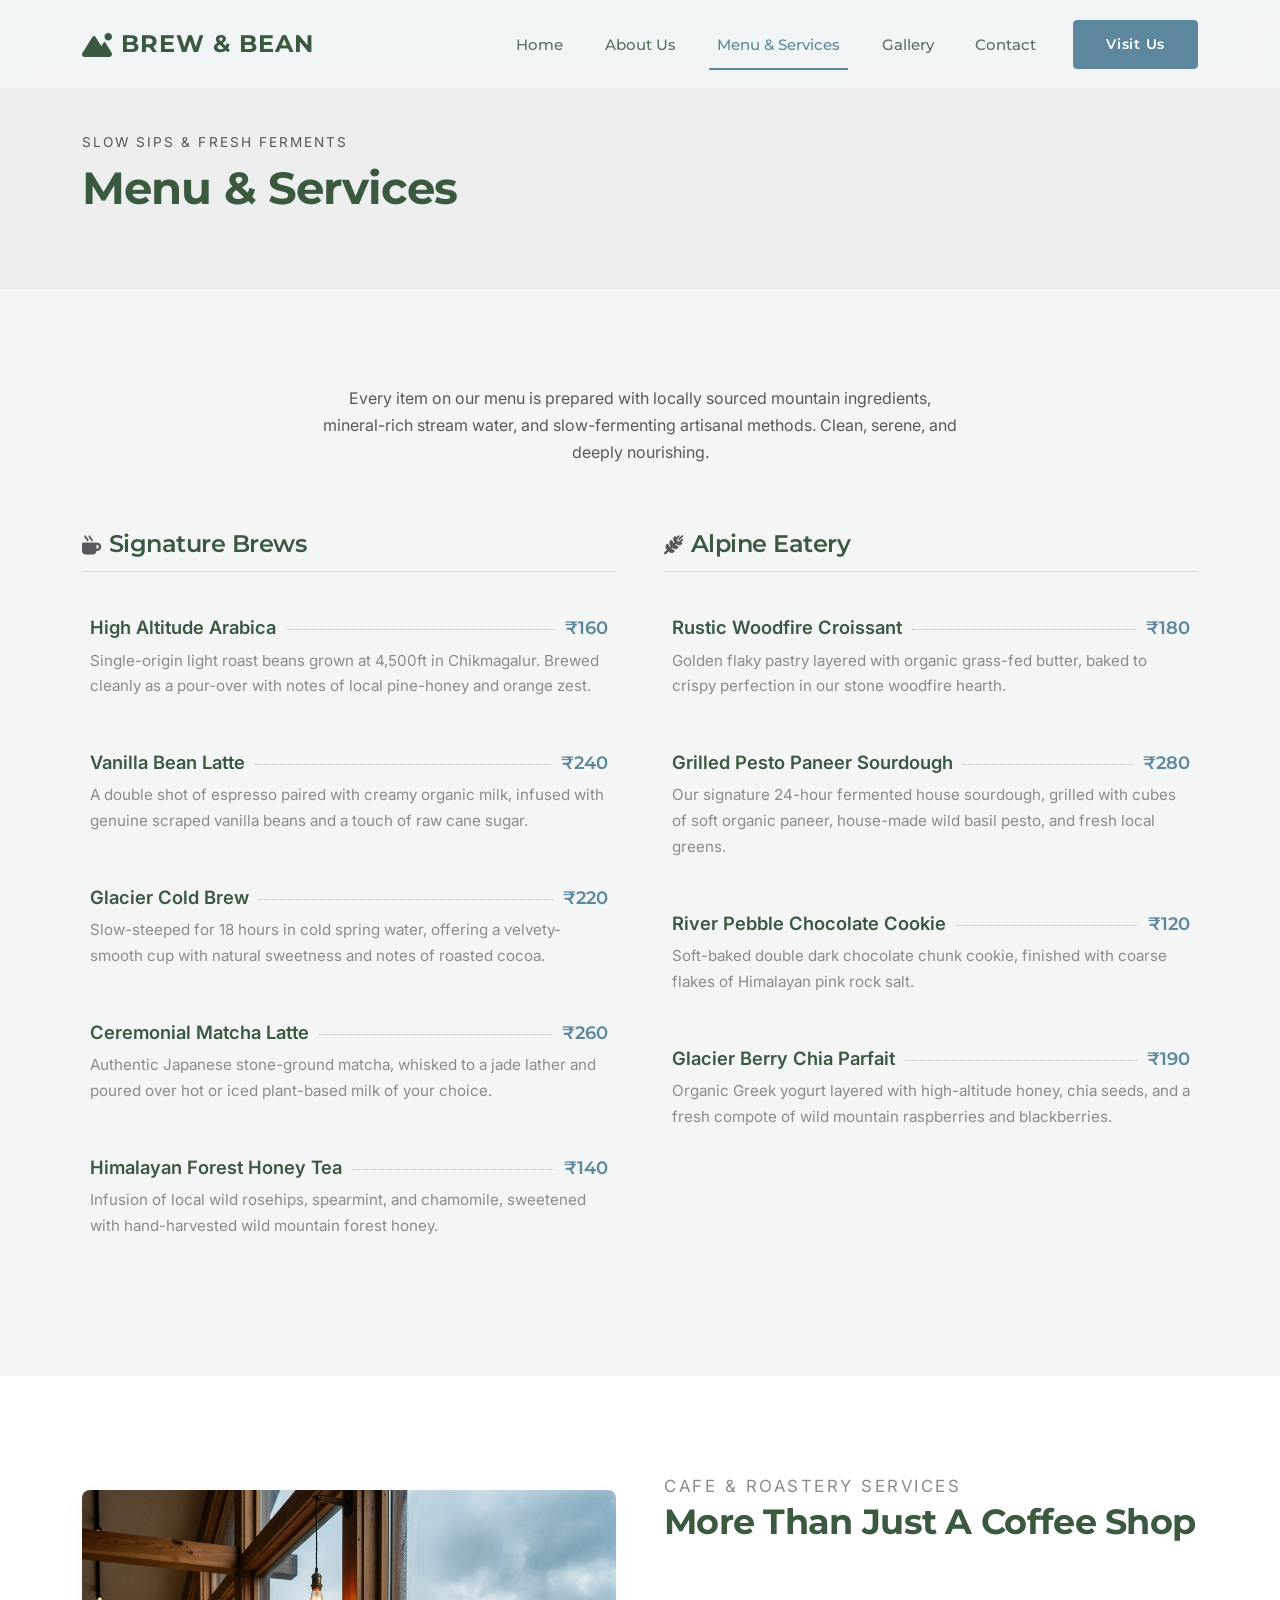
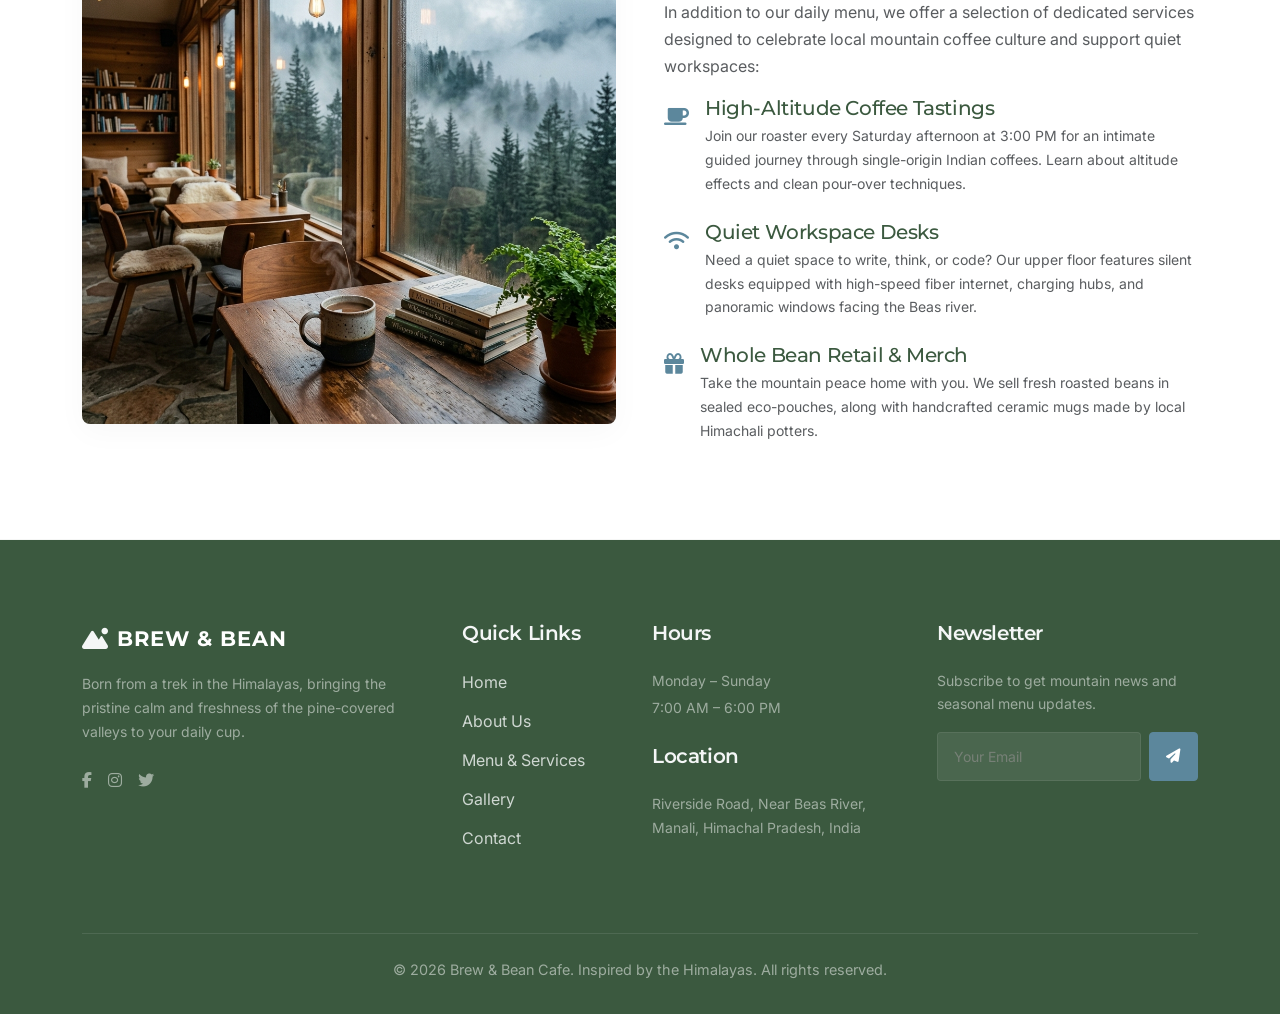
<file: menu.html>
<!DOCTYPE html>
<html lang="en">
<head>
  <meta charset="UTF-8">
  <meta name="viewport" content="width=device-width, initial-scale=1.0">
  <title>Menu & Services | Brew & Bean Cafe</title>
  <meta name="description" content="Explore the Brew & Bean menu. High-altitude Arabica coffees, Glacier Cold Brew, woodfire sourdough sandwiches, and ceremonial matcha served fresh in Manali.">
  <!-- Bootstrap 5 CSS via CDN -->
  <link href="https://cdn.jsdelivr.net/npm/bootstrap@5.3.2/dist/css/bootstrap.min.css" rel="stylesheet" integrity="sha384-T3c6CoIi6uLrA9TneNEoa7RxnatzjcDSCmG1MXxSR1GAsXEV/Dwwykc2MPK8M2HN" crossorigin="anonymous">
  <!-- FontAwesome Icons for theme and contacts -->
  <link rel="stylesheet" href="https://cdnjs.cloudflare.com/ajax/libs/font-awesome/6.4.2/css/all.min.css" integrity="sha512-z3gLpd7yknf1YoNbCzqRKc4qyor8gaKU1qmn+CShxbuBusANI9QpRohGBreCFkKxLhei6S9CQXFEbbKuqLg0DA==" crossorigin="anonymous" referrerpolicy="no-referrer" />
  <!-- Custom CSS -->
  <link rel="stylesheet" href="styles.css">
</head>
<body>

  <!-- Header / Navigation -->
  <nav class="navbar navbar-expand-lg navbar-custom fixed-top" id="mainNavbar">
    <div class="container">
      <a class="navbar-brand d-flex align-items-center" href="index.html" id="brandLogo">
        <i class="fa-solid fa-mountain-sun me-2 text-success" style="color: var(--deodar-green) !important;"></i>
        <span>BREW & BEAN</span>
      </a>
      <button class="navbar-toggler" type="button" data-bs-toggle="collapse" data-bs-target="#navbarContent" aria-controls="navbarContent" aria-expanded="false" aria-label="Toggle navigation" id="navbarTogglerBtn">
        <span class="navbar-toggler-icon"></span>
      </button>
      <div class="collapse navbar-collapse" id="navbarContent">
        <ul class="navbar-nav ms-auto mb-2 mb-lg-0" id="navList">
          <li class="nav-item"><a class="nav-link" href="index.html" id="navHome">Home</a></li>
          <li class="nav-item"><a class="nav-link" href="about.html" id="navAbout">About Us</a></li>
          <li class="nav-item"><a class="nav-link" href="menu.html" id="navMenu">Menu & Services</a></li>
          <li class="nav-item"><a class="nav-link" href="gallery.html" id="navGallery">Gallery</a></li>
          <li class="nav-item"><a class="nav-link" href="contact.html" id="navContact">Contact</a></li>
        </ul>
        <div class="ms-lg-3">
          <a href="contact.html" class="btn btn-glacier btn-sm" id="navCtaBtn">Visit Us</a>
        </div>
      </div>
    </div>
  </nav>

  <!-- Page Header -->
  <header class="page-header" id="menuHeader">
    <div class="container">
      <div class="row align-items-center">
        <div class="col-12 fade-in-up">
          <span class="d-inline-block text-uppercase text-muted letter-spacing-15 mb-2" style="font-size: 0.85rem; letter-spacing: 0.15em;">Slow Sips & Fresh Ferments</span>
          <h1 id="menuTitle">Menu & Services</h1>
        </div>
      </div>
    </div>
  </header>

  <!-- Menu Section -->
  <main>
    <section class="section-padding" id="menuContentSection">
      <div class="container">
        
        <div class="row justify-content-center text-center mb-5">
          <div class="col-lg-7">
            <p class="text-muted">Every item on our menu is prepared with locally sourced mountain ingredients, mineral-rich stream water, and slow-fermenting artisanal methods. Clean, serene, and deeply nourishing.</p>
          </div>
        </div>

        <div class="row g-5">
          <!-- Column 1: Beverages -->
          <div class="col-lg-6">
            <h2 class="menu-category-title" id="beveragesCategoryTitle">
              <i class="fa-solid fa-mug-hot me-2 text-muted" style="font-size: 1.2rem;"></i>Signature Brews
            </h2>
            
            <!-- Item 1 -->
            <div class="menu-item-row" id="menuItem1">
              <div class="menu-item-title">
                <span>High Altitude Arabica</span>
                <span class="menu-item-dots"></span>
                <span class="menu-item-price">₹160</span>
              </div>
              <div class="menu-item-desc">Single-origin light roast beans grown at 4,500ft in Chikmagalur. Brewed cleanly as a pour-over with notes of local pine-honey and orange zest.</div>
            </div>

            <!-- Item 2 -->
            <div class="menu-item-row" id="menuItem2">
              <div class="menu-item-title">
                <span>Vanilla Bean Latte</span>
                <span class="menu-item-dots"></span>
                <span class="menu-item-price">₹240</span>
              </div>
              <div class="menu-item-desc">A double shot of espresso paired with creamy organic milk, infused with genuine scraped vanilla beans and a touch of raw cane sugar.</div>
            </div>

            <!-- Item 3 -->
            <div class="menu-item-row" id="menuItem3">
              <div class="menu-item-title">
                <span>Glacier Cold Brew</span>
                <span class="menu-item-dots"></span>
                <span class="menu-item-price">₹220</span>
              </div>
              <div class="menu-item-desc">Slow-steeped for 18 hours in cold spring water, offering a velvety-smooth cup with natural sweetness and notes of roasted cocoa.</div>
            </div>

            <!-- Item 4 -->
            <div class="menu-item-row" id="menuItem4">
              <div class="menu-item-title">
                <span>Ceremonial Matcha Latte</span>
                <span class="menu-item-dots"></span>
                <span class="menu-item-price">₹260</span>
              </div>
              <div class="menu-item-desc">Authentic Japanese stone-ground matcha, whisked to a jade lather and poured over hot or iced plant-based milk of your choice.</div>
            </div>

            <!-- Item 5 (Bonus item for realistic variety) -->
            <div class="menu-item-row" id="menuItem5">
              <div class="menu-item-title">
                <span>Himalayan Forest Honey Tea</span>
                <span class="menu-item-dots"></span>
                <span class="menu-item-price">₹140</span>
              </div>
              <div class="menu-item-desc">Infusion of local wild rosehips, spearmint, and chamomile, sweetened with hand-harvested wild mountain forest honey.</div>
            </div>
          </div>

          <!-- Column 2: Eateries -->
          <div class="col-lg-6">
            <h2 class="menu-category-title" id="eateriesCategoryTitle">
              <i class="fa-solid fa-wheat-awn me-2 text-muted" style="font-size: 1.2rem;"></i>Alpine Eatery
            </h2>

            <!-- Item 6 -->
            <div class="menu-item-row" id="menuItem6">
              <div class="menu-item-title">
                <span>Rustic Woodfire Croissant</span>
                <span class="menu-item-dots"></span>
                <span class="menu-item-price">₹180</span>
              </div>
              <div class="menu-item-desc">Golden flaky pastry layered with organic grass-fed butter, baked to crispy perfection in our stone woodfire hearth.</div>
            </div>

            <!-- Item 7 -->
            <div class="menu-item-row" id="menuItem7">
              <div class="menu-item-title">
                <span>Grilled Pesto Paneer Sourdough</span>
                <span class="menu-item-dots"></span>
                <span class="menu-item-price">₹280</span>
              </div>
              <div class="menu-item-desc">Our signature 24-hour fermented house sourdough, grilled with cubes of soft organic paneer, house-made wild basil pesto, and fresh local greens.</div>
            </div>

            <!-- Item 8 (Bonus item for realistic variety) -->
            <div class="menu-item-row" id="menuItem8">
              <div class="menu-item-title">
                <span>River Pebble Chocolate Cookie</span>
                <span class="menu-item-dots"></span>
                <span class="menu-item-price">₹120</span>
              </div>
              <div class="menu-item-desc">Soft-baked double dark chocolate chunk cookie, finished with coarse flakes of Himalayan pink rock salt.</div>
            </div>

            <!-- Item 9 (Bonus item for realistic variety) -->
            <div class="menu-item-row" id="menuItem9">
              <div class="menu-item-title">
                <span>Glacier Berry Chia Parfait</span>
                <span class="menu-item-dots"></span>
                <span class="menu-item-price">₹190</span>
              </div>
              <div class="menu-item-desc">Organic Greek yogurt layered with high-altitude honey, chia seeds, and a fresh compote of wild mountain raspberries and blackberries.</div>
            </div>
          </div>
        </div>
      </div>
    </section>

    <!-- Services / Roastery Info Section -->
    <section class="section-padding bg-white" style="border-top: 1px solid rgba(59, 89, 63, 0.05); border-bottom: 1px solid rgba(59, 89, 63, 0.05);" id="servicesSection">
      <div class="container">
        <div class="row align-items-center g-5">
          <div class="col-lg-6">
            <div class="image-reveal">
              <img src="images/gallery_cozy.png" alt="Steaming cup of coffee inside a rustic modern mountain cafe" class="img-fluid" id="servicesImg">
            </div>
          </div>
          <div class="col-lg-6">
            <div class="section-title">
              <span class="subtitle">Cafe & Roastery Services</span>
              <h2>More Than Just A Coffee Shop</h2>
            </div>
            <p class="text-muted">In addition to our daily menu, we offer a selection of dedicated services designed to celebrate local mountain coffee culture and support quiet workspaces:</p>
            
            <div class="d-flex align-items-start mb-4">
              <div class="me-3 mt-1" style="color: var(--glacier-blue); font-size: 1.25rem;"><i class="fa-solid fa-mug-saucer"></i></div>
              <div>
                <h4 class="h5 mb-1">High-Altitude Coffee Tastings</h4>
                <p class="text-muted small mb-0">Join our roaster every Saturday afternoon at 3:00 PM for an intimate guided journey through single-origin Indian coffees. Learn about altitude effects and clean pour-over techniques.</p>
              </div>
            </div>
            
            <div class="d-flex align-items-start mb-4">
              <div class="me-3 mt-1" style="color: var(--glacier-blue); font-size: 1.25rem;"><i class="fa-solid fa-wifi"></i></div>
              <div>
                <h4 class="h5 mb-1">Quiet Workspace Desks</h4>
                <p class="text-muted small mb-0">Need a quiet space to write, think, or code? Our upper floor features silent desks equipped with high-speed fiber internet, charging hubs, and panoramic windows facing the Beas river.</p>
              </div>
            </div>

            <div class="d-flex align-items-start">
              <div class="me-3 mt-1" style="color: var(--glacier-blue); font-size: 1.25rem;"><i class="fa-solid fa-gift"></i></div>
              <div>
                <h4 class="h5 mb-1">Whole Bean Retail & Merch</h4>
                <p class="text-muted small mb-0">Take the mountain peace home with you. We sell fresh roasted beans in sealed eco-pouches, along with handcrafted ceramic mugs made by local Himachali potters.</p>
              </div>
            </div>
          </div>
        </div>
      </div>
    </section>
  </main>

  <!-- Footer -->
  <footer class="footer-custom" id="mainFooter">
    <div class="container">
      <div class="row g-4">
        <div class="col-lg-4 col-md-6">
          <div class="mb-4">
            <a class="d-flex align-items-center text-white mb-3" href="index.html" id="footerBrandLogo" style="font-family: 'Montserrat', sans-serif; font-weight: 700; font-size: 1.3rem; letter-spacing: 1px;">
              <i class="fa-solid fa-mountain-sun me-2" style="color: var(--morning-mist);"></i>
              <span>BREW & BEAN</span>
            </a>
            <p class="text-white-50 small pe-lg-4">Born from a trek in the Himalayas, bringing the pristine calm and freshness of the pine-covered valleys to your daily cup.</p>
          </div>
          <div class="d-flex gap-3">
            <a href="#" class="text-white-50" aria-label="Facebook" id="footerFbLink"><i class="fa-brands fa-facebook-f"></i></a>
            <a href="#" class="text-white-50" aria-label="Instagram" id="footerInstaLink"><i class="fa-brands fa-instagram"></i></a>
            <a href="#" class="text-white-50" aria-label="Twitter" id="footerTwitterLink"><i class="fa-brands fa-twitter"></i></a>
          </div>
        </div>
        <div class="col-lg-2 col-md-6">
          <h5>Quick Links</h5>
          <ul class="footer-links">
            <li><a href="index.html" id="footerLinkHome">Home</a></li>
            <li><a href="about.html" id="footerLinkAbout">About Us</a></li>
            <li><a href="menu.html" id="footerLinkMenu">Menu & Services</a></li>
            <li><a href="gallery.html" id="footerLinkGallery">Gallery</a></li>
            <li><a href="contact.html" id="footerLinkContact">Contact</a></li>
          </ul>
        </div>
        <div class="col-lg-3 col-md-6">
          <h5>Hours</h5>
          <p class="text-white-50 mb-1 small">Monday – Sunday</p>
          <p class="text-white-50 mb-4 small">7:00 AM – 6:00 PM</p>
          <h5>Location</h5>
          <p class="text-white-50 small mb-0">Riverside Road, Near Beas River,<br>Manali, Himachal Pradesh, India</p>
        </div>
        <div class="col-lg-3 col-md-6">
          <h5>Newsletter</h5>
          <p class="text-white-50 small mb-3">Subscribe to get mountain news and seasonal menu updates.</p>
          <form class="d-flex gap-2" id="newsletterForm" onsubmit="event.preventDefault(); alert('Subscribed successfully!');">
            <input type="email" class="form-control form-control-sm form-control-custom text-white" placeholder="Your Email" aria-label="Email Address" required id="newsletterEmailInput" style="background-color: rgba(255, 255, 255, 0.08); border-color: rgba(255, 255, 255, 0.15);">
            <button class="btn btn-glacier btn-sm py-2 px-3" type="submit" id="newsletterSubmitBtn"><i class="fa-solid fa-paper-plane"></i></button>
          </form>
        </div>
      </div>
      <div class="footer-bottom text-center text-white-50">
        <p class="mb-0">&copy; 2026 Brew & Bean Cafe. Inspired by the Himalayas. All rights reserved.</p>
      </div>
    </div>
  </footer>

  <!-- Bootstrap Bundle with Popper JS via CDN -->
  <script src="https://cdn.jsdelivr.net/npm/bootstrap@5.3.2/dist/js/bootstrap.bundle.min.js" integrity="sha384-C6RzsynM9kWDrMNeT87bh95OGNyZPhcTNXj1NW7RuBCsyN/o0jlpcV8Qyq46cDfL" crossorigin="anonymous"></script>
  <!-- Custom JS -->
  <script src="js/main.js"></script>
</body>
</html>
</file>
<file: styles.css>
/* Brew & Bean Cafe Design System */
@import url('https://fonts.googleapis.com/css2?family=Inter:wght@300;400;500;600&family=Montserrat:wght@400;500;600;700;800&display=swap');

:root {
  --morning-mist: #F4F6F6;
  --deodar-green: #3B593F;
  --glacier-blue: #5C879C;
  --river-stone: #8B8C89;
  --dark-spruce: #253928;
  --white: #ffffff;
  --transition-smooth: all 0.4s cubic-bezier(0.16, 1, 0.3, 1);
}

/* Global Styles */
body {
  font-family: 'Inter', sans-serif;
  background-color: var(--morning-mist);
  color: var(--deodar-green);
  line-height: 1.7;
  overflow-x: hidden;
  -webkit-font-smoothing: antialiased;
}

h1, h2, h3, h4, h5, h6 {
  font-family: 'Montserrat', sans-serif;
  color: var(--deodar-green);
  font-weight: 600;
  letter-spacing: -0.02em;
}

a {
  color: var(--deodar-green);
  text-decoration: none;
  transition: var(--transition-smooth);
}

a:hover {
  color: var(--glacier-blue);
}

/* Smooth Scrolling */
html {
  scroll-behavior: smooth;
}

/* Page Transitions */
.fade-in-up {
  opacity: 0;
  transform: translateY(20px);
  animation: fadeInUp 0.8s cubic-bezier(0.16, 1, 0.3, 1) forwards;
}

@keyframes fadeInUp {
  to {
    opacity: 1;
    transform: translateY(0);
  }
}

/* Navigation Customization */
.navbar-custom {
  background-color: rgba(244, 246, 246, 0.85);
  backdrop-filter: blur(12px);
  -webkit-backdrop-filter: blur(12px);
  border-bottom: 1px solid rgba(59, 89, 63, 0.08);
  transition: var(--transition-smooth);
  padding: 1.2rem 0;
  z-index: 1030;
}

.navbar-custom.scrolled {
  padding: 0.8rem 0;
  box-shadow: 0 4px 30px rgba(0, 0, 0, 0.03);
}

.navbar-custom .navbar-brand {
  font-family: 'Montserrat', sans-serif;
  font-weight: 700;
  font-size: 1.5rem;
  letter-spacing: 1px;
  color: var(--deodar-green) !important;
}

.navbar-custom .nav-link {
  font-family: 'Montserrat', sans-serif;
  font-weight: 500;
  font-size: 0.95rem;
  color: var(--deodar-green) !important;
  margin: 0 0.8rem;
  position: relative;
  opacity: 0.85;
  transition: var(--transition-smooth);
}

.navbar-custom .nav-link:hover,
.navbar-custom .nav-link.active {
  opacity: 1;
  color: var(--glacier-blue) !important;
}

.navbar-custom .nav-link::after {
  content: '';
  position: absolute;
  bottom: -4px;
  left: 0;
  width: 0;
  height: 2px;
  background-color: var(--glacier-blue);
  transition: var(--transition-smooth);
}

.navbar-custom .nav-link.active::after,
.navbar-custom .nav-link:hover::after {
  width: 100%;
}

.navbar-custom .navbar-toggler {
  border: none;
  padding: 0.25rem 0.5rem;
}

.navbar-custom .navbar-toggler:focus {
  box-shadow: none;
}

/* Custom Buttons */
.btn-glacier {
  background-color: var(--glacier-blue);
  color: var(--white) !important;
  font-family: 'Montserrat', sans-serif;
  font-weight: 600;
  padding: 0.8rem 2rem;
  border-radius: 4px;
  border: 1px solid var(--glacier-blue);
  transition: var(--transition-smooth);
  letter-spacing: 0.05em;
  font-size: 0.9rem;
}

.btn-glacier:hover {
  background-color: var(--deodar-green);
  border-color: var(--deodar-green);
  transform: translateY(-2px);
  box-shadow: 0 4px 15px rgba(92, 135, 156, 0.3);
}

.btn-outline-deodar {
  background-color: transparent;
  color: var(--deodar-green) !important;
  font-family: 'Montserrat', sans-serif;
  font-weight: 600;
  padding: 0.8rem 2rem;
  border-radius: 4px;
  border: 1px solid var(--deodar-green);
  transition: var(--transition-smooth);
  letter-spacing: 0.05em;
  font-size: 0.9rem;
}

.btn-outline-deodar:hover {
  background-color: var(--deodar-green);
  color: var(--morning-mist) !important;
  transform: translateY(-2px);
}

/* Hero Section */
.hero-section {
  position: relative;
  height: 85vh;
  min-height: 550px;
  background-size: cover;
  background-position: center;
  background-repeat: no-repeat;
  display: flex;
  align-items: center;
  overflow: hidden;
}

.hero-overlay {
  position: absolute;
  top: 0;
  left: 0;
  right: 0;
  bottom: 0;
  background: linear-gradient(135deg, rgba(37, 57, 40, 0.75) 0%, rgba(244, 246, 246, 0.1) 100%);
  z-index: 1;
}

.hero-content {
  position: relative;
  z-index: 2;
  color: var(--morning-mist);
}

.hero-content h1 {
  color: var(--morning-mist);
  font-size: 3.5rem;
  font-weight: 700;
  margin-bottom: 1.5rem;
  line-height: 1.2;
}

.hero-content p {
  color: rgba(244, 246, 246, 0.9);
  font-size: 1.25rem;
  margin-bottom: 2rem;
  font-weight: 300;
  max-width: 600px;
}

/* Page Headers */
.page-header {
  padding: 8rem 0 4rem 0;
  background-color: rgba(59, 89, 63, 0.04);
  border-bottom: 1px solid rgba(59, 89, 63, 0.05);
}

.page-header h1 {
  font-size: 2.8rem;
  font-weight: 700;
}

/* Info Cards (Home, Menu) */
.mist-card {
  background-color: var(--white);
  border: 1px solid rgba(59, 89, 63, 0.08);
  border-radius: 8px;
  padding: 2.5rem;
  transition: var(--transition-smooth);
  height: 100%;
}

.mist-card:hover {
  transform: translateY(-5px);
  box-shadow: 0 10px 30px rgba(59, 89, 63, 0.05);
  border-color: rgba(59, 89, 63, 0.15);
}

.mist-card-icon {
  font-size: 2rem;
  color: var(--glacier-blue);
  margin-bottom: 1.5rem;
}

/* Content Sections */
.section-padding {
  padding: 6rem 0;
}

.section-title {
  margin-bottom: 3.5rem;
  position: relative;
}

.section-title h2 {
  font-size: 2.2rem;
  font-weight: 700;
  margin-bottom: 1rem;
}

.section-title .subtitle {
  color: var(--river-stone);
  font-size: 1.05rem;
  font-weight: 400;
  text-transform: uppercase;
  letter-spacing: 0.15em;
}

/* Image Wrappers (Hover transitions) */
.image-reveal {
  position: relative;
  overflow: hidden;
  border-radius: 8px;
  box-shadow: 0 8px 30px rgba(0, 0, 0, 0.03);
}

.image-reveal img {
  width: 100%;
  height: auto;
  transition: var(--transition-smooth);
}

.image-reveal:hover img {
  transform: scale(1.05);
}

/* Menu Layout */
.menu-category-title {
  font-size: 1.5rem;
  font-weight: 600;
  border-bottom: 1px solid rgba(59, 89, 63, 0.15);
  padding-bottom: 0.75rem;
  margin-bottom: 2rem;
}

.menu-item-row {
  margin-bottom: 2rem;
  transition: var(--transition-smooth);
  padding: 0.5rem;
  border-radius: 4px;
}

.menu-item-row:hover {
  background-color: rgba(59, 89, 63, 0.02);
}

.menu-item-title {
  font-size: 1.15rem;
  font-weight: 600;
  margin-bottom: 0.25rem;
  display: flex;
  justify-content: space-between;
  align-items: baseline;
}

.menu-item-dots {
  flex-grow: 1;
  border-bottom: 1px dotted rgba(59, 89, 63, 0.3);
  margin: 0 10px;
  position: relative;
  top: -4px;
}

.menu-item-price {
  font-weight: 600;
  color: var(--glacier-blue);
  font-family: 'Montserrat', sans-serif;
}

.menu-item-desc {
  font-size: 0.95rem;
  color: var(--river-stone);
}

/* Gallery Masonry Grid */
.masonry-grid {
  display: grid;
  grid-template-columns: repeat(auto-fill, minmax(280px, 1fr));
  grid-gap: 1.5rem;
  grid-auto-flow: dense;
}

.gallery-item {
  position: relative;
  overflow: hidden;
  border-radius: 8px;
  background-color: var(--white);
  transition: var(--transition-smooth);
  box-shadow: 0 4px 15px rgba(0,0,0,0.02);
}

.gallery-item img {
  width: 100%;
  height: 280px;
  object-fit: cover;
  transition: var(--transition-smooth);
  display: block;
}

/* Stagger sizes for masonry feel */
.gallery-item.wide {
  grid-column: span 2;
}

.gallery-item.tall img {
  height: 380px;
}

.gallery-overlay {
  position: absolute;
  top: 0;
  left: 0;
  right: 0;
  bottom: 0;
  background: linear-gradient(to top, rgba(37, 57, 40, 0.8) 0%, rgba(37, 57, 40, 0) 100%);
  opacity: 0;
  transition: var(--transition-smooth);
  display: flex;
  flex-direction: column;
  justify-content: flex-end;
  padding: 1.5rem;
}

.gallery-item:hover img {
  transform: scale(1.05);
}

.gallery-item:hover .gallery-overlay {
  opacity: 1;
}

.gallery-overlay h5 {
  color: var(--morning-mist);
  margin: 0 0 0.25rem 0;
  font-size: 1.1rem;
}

.gallery-overlay p {
  color: rgba(244, 246, 246, 0.8);
  font-size: 0.85rem;
  margin: 0;
}

/* Contact Styles */
.contact-info-list {
  list-style: none;
  padding: 0;
  margin: 0;
}

.contact-info-list li {
  margin-bottom: 1.5rem;
  display: flex;
  align-items: flex-start;
}

.contact-info-list i {
  color: var(--glacier-blue);
  font-size: 1.25rem;
  margin-right: 1rem;
  margin-top: 0.25rem;
}

.form-control-custom {
  background-color: var(--white);
  border: 1px solid rgba(59, 89, 63, 0.15);
  border-radius: 4px;
  padding: 0.8rem 1rem;
  color: var(--deodar-green);
  transition: var(--transition-smooth);
}

.form-control-custom:focus {
  border-color: var(--glacier-blue);
  outline: none;
  box-shadow: 0 0 0 3px rgba(92, 135, 156, 0.15);
  background-color: var(--white);
  color: var(--deodar-green);
}

.form-control-custom::placeholder {
  color: var(--river-stone);
  opacity: 0.7;
}

/* Footer styling */
.footer-custom {
  background-color: var(--deodar-green);
  color: rgba(244, 246, 246, 0.8);
  padding: 5rem 0 2rem 0;
  border-top: 1px solid rgba(59, 89, 63, 0.1);
}

.footer-custom h5 {
  color: var(--morning-mist);
  font-family: 'Montserrat', sans-serif;
  font-weight: 600;
  margin-bottom: 1.5rem;
}

.footer-links {
  list-style: none;
  padding: 0;
}

.footer-links li {
  margin-bottom: 0.75rem;
}

.footer-links a {
  color: rgba(244, 246, 246, 0.8);
}

.footer-links a:hover {
  color: var(--morning-mist);
  padding-left: 5px;
}

.footer-bottom {
  margin-top: 4rem;
  padding-top: 1.5rem;
  border-top: 1px solid rgba(244, 246, 246, 0.1);
  font-size: 0.9rem;
}

/* Toast/Alerts UI Customization */
.toast-custom {
  background-color: var(--white);
  border: 1px solid rgba(59, 89, 63, 0.15);
  box-shadow: 0 8px 30px rgba(0, 0, 0, 0.08);
  border-radius: 8px;
}

.toast-custom .toast-header {
  background-color: rgba(59, 89, 63, 0.05);
  color: var(--deodar-green);
  border-bottom: 1px solid rgba(59, 89, 63, 0.1);
}

/* Responsive Overrides */
@media (max-width: 991.98px) {
  .hero-content h1 {
    font-size: 2.8rem;
  }
  .section-padding {
    padding: 4rem 0;
  }
}

@media (max-width: 767.98px) {
  .hero-content h1 {
    font-size: 2.2rem;
  }
  .gallery-item.wide {
    grid-column: span 1;
  }
}
</file>
